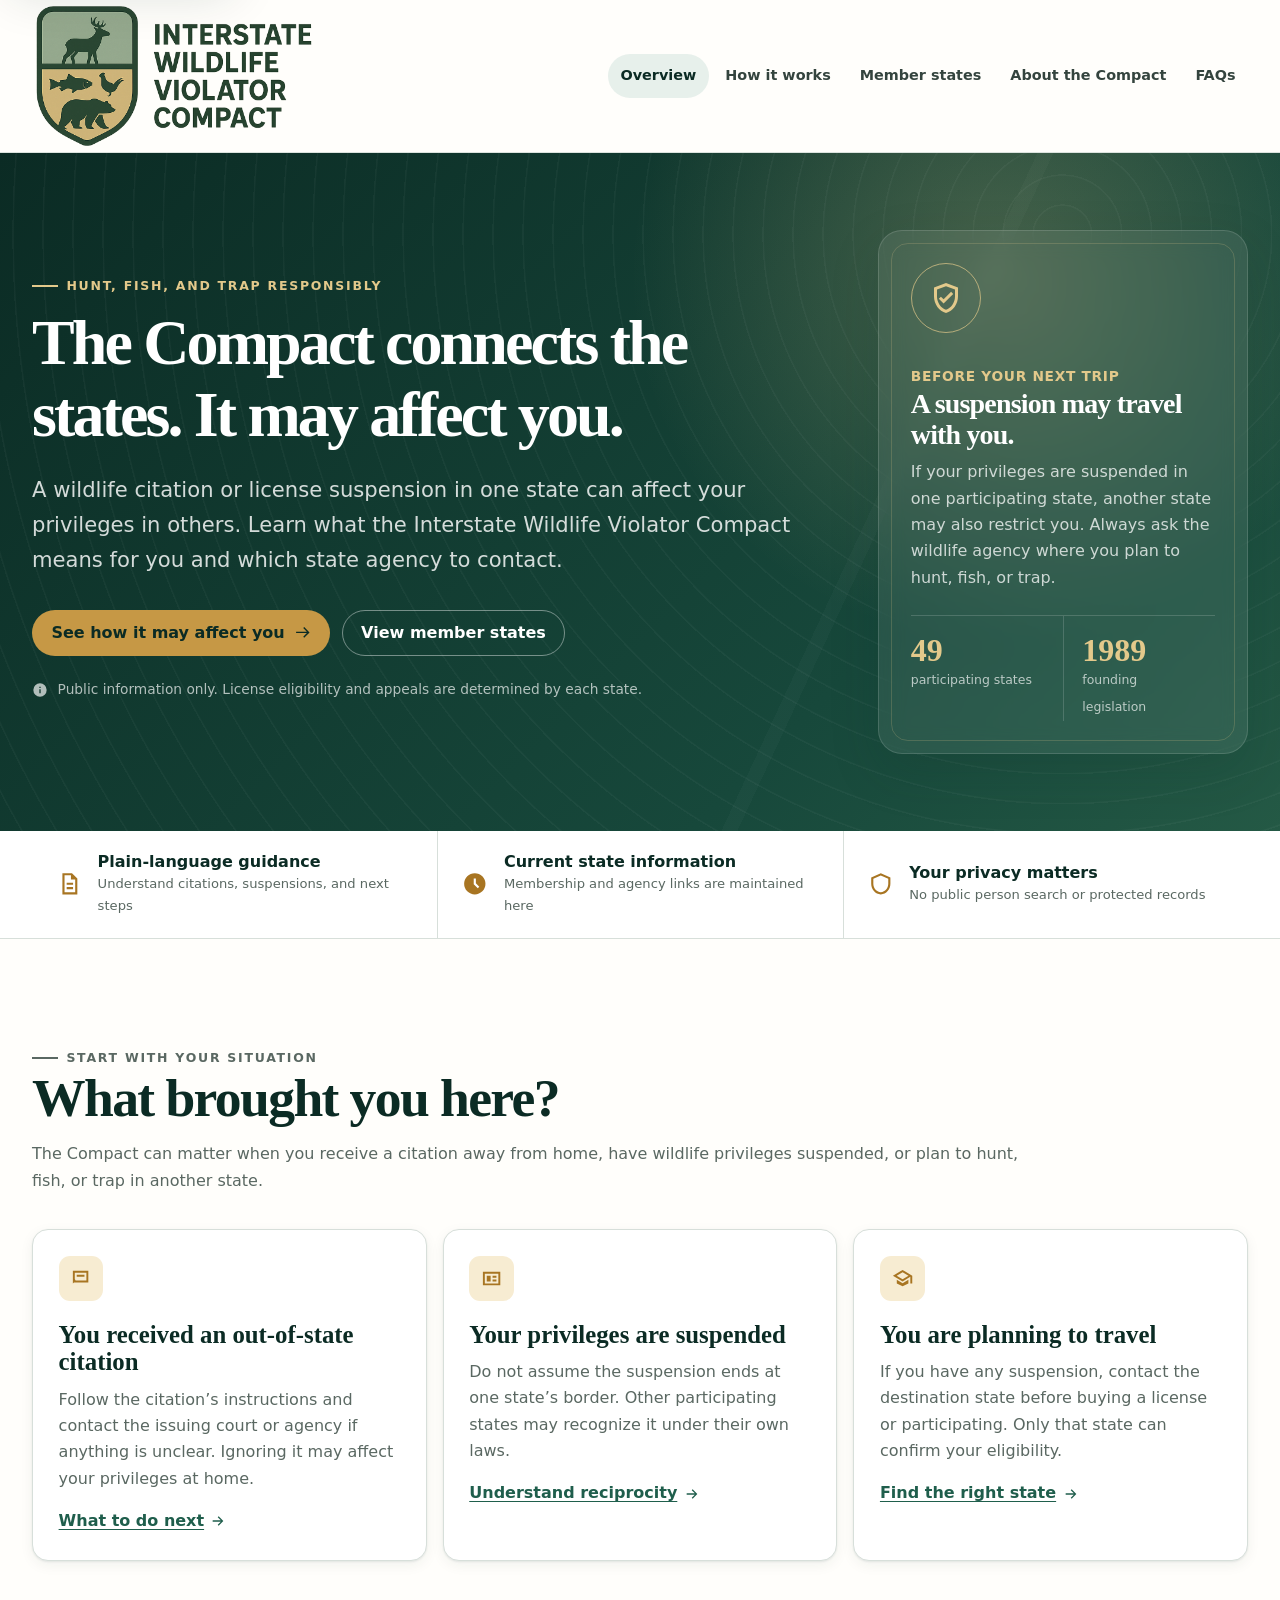
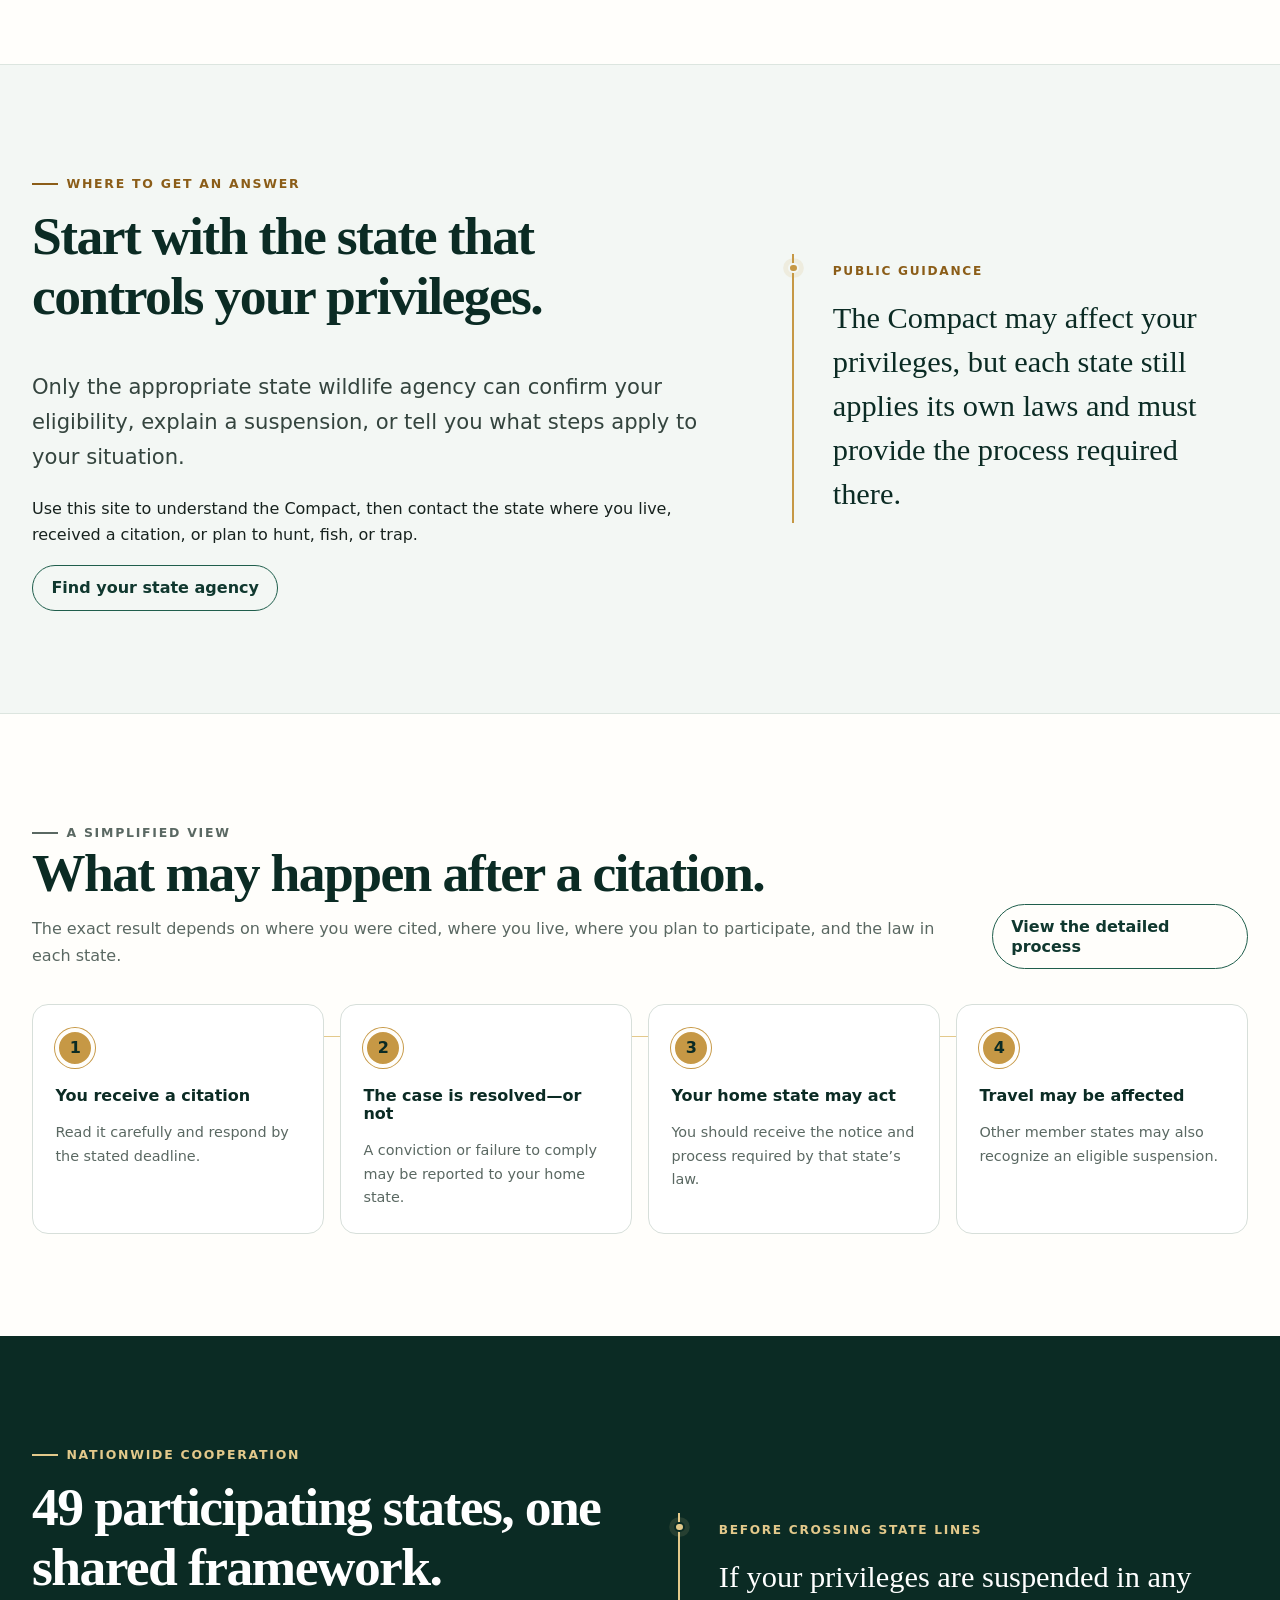
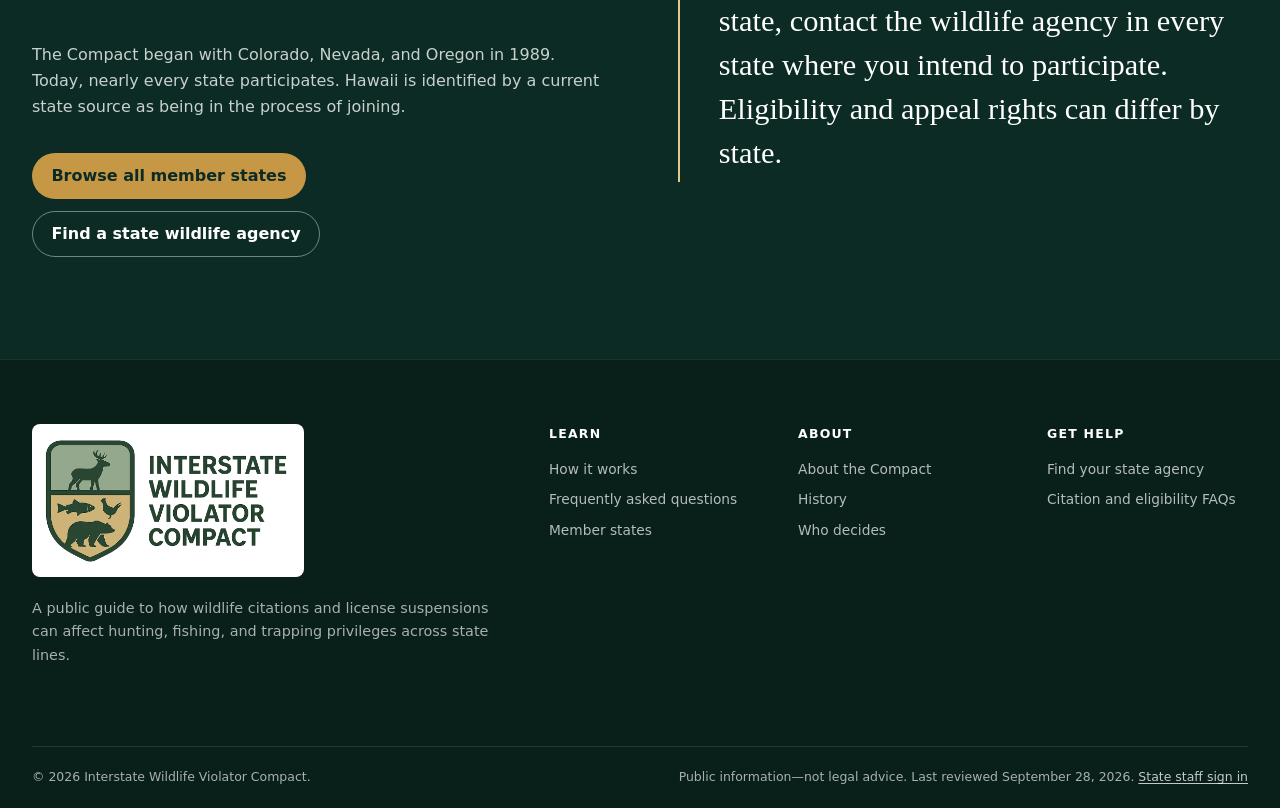
<file: site/index.html>
<!doctype html>
<html lang="en">
<head>
  <meta charset="utf-8">
  <meta name="viewport" content="width=device-width, initial-scale=1">
  <meta name="description" content="Understand how the Interstate Wildlife Violator Compact may affect your hunting, fishing, or trapping privileges, and find the state agency that can answer your question.">
  <title>Interstate Wildlife Violator Compact</title>
  <link rel="icon" href="assets/favicon.png">
  <link rel="stylesheet" href="assets/site.css">
  <script src="assets/site.js" defer></script>
</head>
<body>
  <a class="skip-link" href="#main">Skip to main content</a>

  <header class="site-header">
    <div class="container header-inner">
      <a class="brand" href="index.html" aria-label="Interstate Wildlife Violator Compact home">
        <img src="assets/iwvc-logo.png" alt="Interstate Wildlife Violator Compact">
      </a>
      <button class="nav-toggle" type="button" aria-controls="site-nav" aria-expanded="false" data-nav-toggle>
        <span class="visually-hidden">Open navigation</span>
        <svg viewBox="0 0 24 24" aria-hidden="true"><path fill="currentColor" d="M4 6h16v2H4V6Zm0 5h16v2H4v-2Zm0 5h16v2H4v-2Z"/></svg>
      </button>
      <nav class="site-nav" id="site-nav" aria-label="Primary navigation" data-site-nav>
        <a href="index.html" aria-current="page">Overview</a>
        <a href="how-it-works.html">How it works</a>
        <a href="member-states.html">Member states</a>
        <a href="governance.html">About the Compact</a>
        <a href="faq.html">FAQs</a>
      </nav>
    </div>
  </header>

  <main id="main">
    <section class="hero">
      <div class="container hero-inner">
        <div>
          <p class="eyebrow">Hunt, fish, and trap responsibly</p>
          <h1>The Compact connects the states. It may affect you.</h1>
          <p class="lead">A wildlife citation or license suspension in one state can affect your privileges in others. Learn what the Interstate Wildlife Violator Compact means for you and which state agency to contact.</p>
          <div class="hero-actions">
            <a class="button button-gold" href="how-it-works.html">See how it may affect you
              <svg viewBox="0 0 24 24" aria-hidden="true"><path fill="currentColor" d="m13.2 5.8 1.4-1.4 7.6 7.6-7.6 7.6-1.4-1.4 5.2-5.2H3v-2h15.4l-5.2-5.2Z"/></svg>
            </a>
            <a class="button button-ghost" href="member-states.html">View member states</a>
          </div>
          <p class="hero-note">
            <svg viewBox="0 0 24 24" aria-hidden="true"><path fill="currentColor" d="M12 2a10 10 0 1 0 0 20 10 10 0 0 0 0-20Zm1 15h-2v-6h2v6Zm0-8h-2V7h2v2Z"/></svg>
            Public information only. License eligibility and appeals are determined by each state.
          </p>
        </div>

        <aside class="hero-panel" aria-label="Compact at a glance">
          <div class="seal">
            <svg viewBox="0 0 24 24" aria-hidden="true"><path fill="currentColor" d="M12 2 4 5v6c0 5.05 3.41 9.74 8 11 4.59-1.26 8-5.95 8-11V5l-8-3Zm0 2.13 6 2.25V11c0 3.88-2.52 7.77-6 8.89C8.52 18.77 6 14.88 6 11V6.38l6-2.25ZM8.6 11.1l-1.4 1.4 3.2 3.2 6.4-6.4-1.4-1.4-5 5-1.8-1.8Z"/></svg>
          </div>
          <p class="kicker" style="color: var(--gold-300)">Before your next trip</p>
          <h2>A suspension may travel with you.</h2>
          <p>If your privileges are suspended in one participating state, another state may also restrict you. Always ask the wildlife agency where you plan to hunt, fish, or trap.</p>
          <div class="mini-stats">
            <div class="mini-stat"><strong>49</strong><span>participating states</span></div>
            <div class="mini-stat"><strong>1989</strong><span>founding legislation</span></div>
          </div>
        </aside>
      </div>
    </section>

    <section class="trust-strip" aria-label="Information standards">
      <div class="container trust-grid">
        <div class="trust-item">
          <svg viewBox="0 0 24 24" aria-hidden="true"><path fill="currentColor" d="M6 2h9l5 5v15H6V2Zm2 2v16h10V8h-4V4H8Zm2 7h6v2h-6v-2Zm0 4h6v2h-6v-2Z"/></svg>
          <div><strong>Plain-language guidance</strong><span>Understand citations, suspensions, and next steps</span></div>
        </div>
        <div class="trust-item">
          <svg viewBox="0 0 24 24" aria-hidden="true"><path fill="currentColor" d="M12 2a10 10 0 1 0 0 20 10 10 0 0 0 0-20Zm1 5v4.59l3.2 3.2-1.41 1.42L11 12.41V7h2Z"/></svg>
          <div><strong>Current state information</strong><span>Membership and agency links are maintained here</span></div>
        </div>
        <div class="trust-item">
          <svg viewBox="0 0 24 24" aria-hidden="true"><path fill="currentColor" d="M12 2 3 6v6c0 5.25 3.84 9.74 9 10 5.16-.26 9-4.75 9-10V6l-9-4Zm0 2.18L19 7.3V12c0 4.08-2.85 7.52-7 7.97C7.85 19.52 5 16.08 5 12V7.3l7-3.12Z"/></svg>
          <div><strong>Your privacy matters</strong><span>No public person search or protected records</span></div>
        </div>
      </div>
    </section>

    <section class="section">
      <div class="container">
        <div class="section-head">
          <div>
            <p class="eyebrow">Start with your situation</p>
            <h2>What brought you here?</h2>
            <p>The Compact can matter when you receive a citation away from home, have wildlife privileges suspended, or plan to hunt, fish, or trap in another state.</p>
          </div>
        </div>

        <div class="card-grid">
          <article class="card">
            <div class="card-icon"><svg viewBox="0 0 24 24" aria-hidden="true"><path fill="currentColor" d="M4 4h16v12H5.17L4 17.17V4Zm2 2v6.34L6.83 14H18V6H6Zm2 2h8v2H8V8Z"/></svg></div>
            <h3>You received an out-of-state citation</h3>
            <p>Follow the citation’s instructions and contact the issuing court or agency if anything is unclear. Ignoring it may affect your privileges at home.</p>
            <a class="text-link" href="how-it-works.html#citation-process">What to do next <svg viewBox="0 0 24 24" aria-hidden="true"><path fill="currentColor" d="m13 5 7 7-7 7-1.4-1.4 4.6-4.6H4v-2h12.2l-4.6-4.6L13 5Z"/></svg></a>
          </article>
          <article class="card">
            <div class="card-icon"><svg viewBox="0 0 24 24" aria-hidden="true"><path fill="currentColor" d="M3 5h18v14H3V5Zm2 2v10h14V7H5Zm2 2h4v6H7V9Zm6 0h4v2h-4V9Zm0 4h4v2h-4v-2Z"/></svg></div>
            <h3>Your privileges are suspended</h3>
            <p>Do not assume the suspension ends at one state’s border. Other participating states may recognize it under their own laws.</p>
            <a class="text-link" href="how-it-works.html#reciprocity">Understand reciprocity <svg viewBox="0 0 24 24" aria-hidden="true"><path fill="currentColor" d="m13 5 7 7-7 7-1.4-1.4 4.6-4.6H4v-2h12.2l-4.6-4.6L13 5Z"/></svg></a>
          </article>
          <article class="card">
            <div class="card-icon"><svg viewBox="0 0 24 24" aria-hidden="true"><path fill="currentColor" d="M12 3 2 9l10 6 8-4.8V17h2V9L12 3Zm0 2.33L18.11 9 12 12.67 5.89 9 12 5.33ZM6 13.2V17l6 3 6-3v-3.8l-6 3.6-6-3.6Z"/></svg></div>
            <h3>You are planning to travel</h3>
            <p>If you have any suspension, contact the destination state before buying a license or participating. Only that state can confirm your eligibility.</p>
            <a class="text-link" href="member-states.html">Find the right state <svg viewBox="0 0 24 24" aria-hidden="true"><path fill="currentColor" d="m13 5 7 7-7 7-1.4-1.4 4.6-4.6H4v-2h12.2l-4.6-4.6L13 5Z"/></svg></a>
          </article>
        </div>
      </div>
    </section>

    <section class="section section-tint">
      <div class="container split split-wide">
        <div>
          <p class="eyebrow">Where to get an answer</p>
          <h2>Start with the state that controls your privileges.</h2>
          <p class="lead">Only the appropriate state wildlife agency can confirm your eligibility, explain a suspension, or tell you what steps apply to your situation.</p>
          <p>Use this site to understand the Compact, then contact the state where you live, received a citation, or plan to hunt, fish, or trap.</p>
          <a class="button button-outline" href="member-states.html">Find your state agency</a>
        </div>
        <aside class="travel-guidance travel-guidance-light">
          <p class="travel-guidance-label">Public guidance</p>
          <p class="travel-guidance-text">The Compact may affect your privileges, but each state still applies its own laws and must provide the process required there.</p>
        </aside>
      </div>
    </section>

    <section class="section">
      <div class="container">
        <div class="section-head">
          <div>
            <p class="eyebrow">A simplified view</p>
            <h2>What may happen after a citation.</h2>
            <p>The exact result depends on where you were cited, where you live, where you plan to participate, and the law in each state.</p>
          </div>
          <a class="button button-outline" href="how-it-works.html">View the detailed process</a>
        </div>
        <div class="process">
          <article class="process-step"><div class="step-number">1</div><h3>You receive a citation</h3><p>Read it carefully and respond by the stated deadline.</p></article>
          <article class="process-step"><div class="step-number">2</div><h3>The case is resolved—or not</h3><p>A conviction or failure to comply may be reported to your home state.</p></article>
          <article class="process-step"><div class="step-number">3</div><h3>Your home state may act</h3><p>You should receive the notice and process required by that state’s law.</p></article>
          <article class="process-step"><div class="step-number">4</div><h3>Travel may be affected</h3><p>Other member states may also recognize an eligible suspension.</p></article>
        </div>
      </div>
    </section>

    <section class="section section-dark">
      <div class="container split">
        <div>
          <p class="eyebrow" style="color: var(--gold-300)">Nationwide cooperation</p>
          <h2>49 participating states, one shared framework.</h2>
          <p>The Compact began with Colorado, Nevada, and Oregon in 1989. Today, nearly every state participates. Hawaii is identified by a current state source as being in the process of joining.</p>
          <div class="hero-actions">
            <a class="button button-gold" href="member-states.html">Browse all member states</a>
            <a class="button button-ghost" href="member-states.html#agency-directory">Find a state wildlife agency</a>
          </div>
        </div>
        <aside class="travel-guidance">
          <p class="travel-guidance-label">Before crossing state lines</p>
          <p class="travel-guidance-text">If your privileges are suspended in any state, contact the wildlife agency in every state where you intend to participate. Eligibility and appeal rights can differ by state.</p>
        </aside>
      </div>
    </section>

  </main>

  <footer class="site-footer">
    <div class="container footer-main">
      <div class="footer-brand">
        <img src="assets/iwvc-logo.png" alt="Interstate Wildlife Violator Compact">
        <p>A public guide to how wildlife citations and license suspensions can affect hunting, fishing, and trapping privileges across state lines.</p>
      </div>
      <div class="footer-column"><strong>Learn</strong><a href="how-it-works.html">How it works</a><a href="faq.html">Frequently asked questions</a><a href="member-states.html">Member states</a></div>
      <div class="footer-column"><strong>About</strong><a href="governance.html">About the Compact</a><a href="governance.html#history">History</a><a href="governance.html#responsibility">Who decides</a></div>
      <div class="footer-column"><strong>Get help</strong><a href="member-states.html#agency-directory">Find your state agency</a><a href="faq.html">Citation and eligibility FAQs</a></div>
    </div>
    <div class="container footer-bottom">
      <p>&copy; <span data-current-year>2026</span> Interstate Wildlife Violator Compact.</p>
      <p>Public information—not legal advice. Last reviewed September 28, 2026. <a href="/login.aspx">State staff sign in</a></p>
    </div>
  </footer>
</body>
</html>
</file>
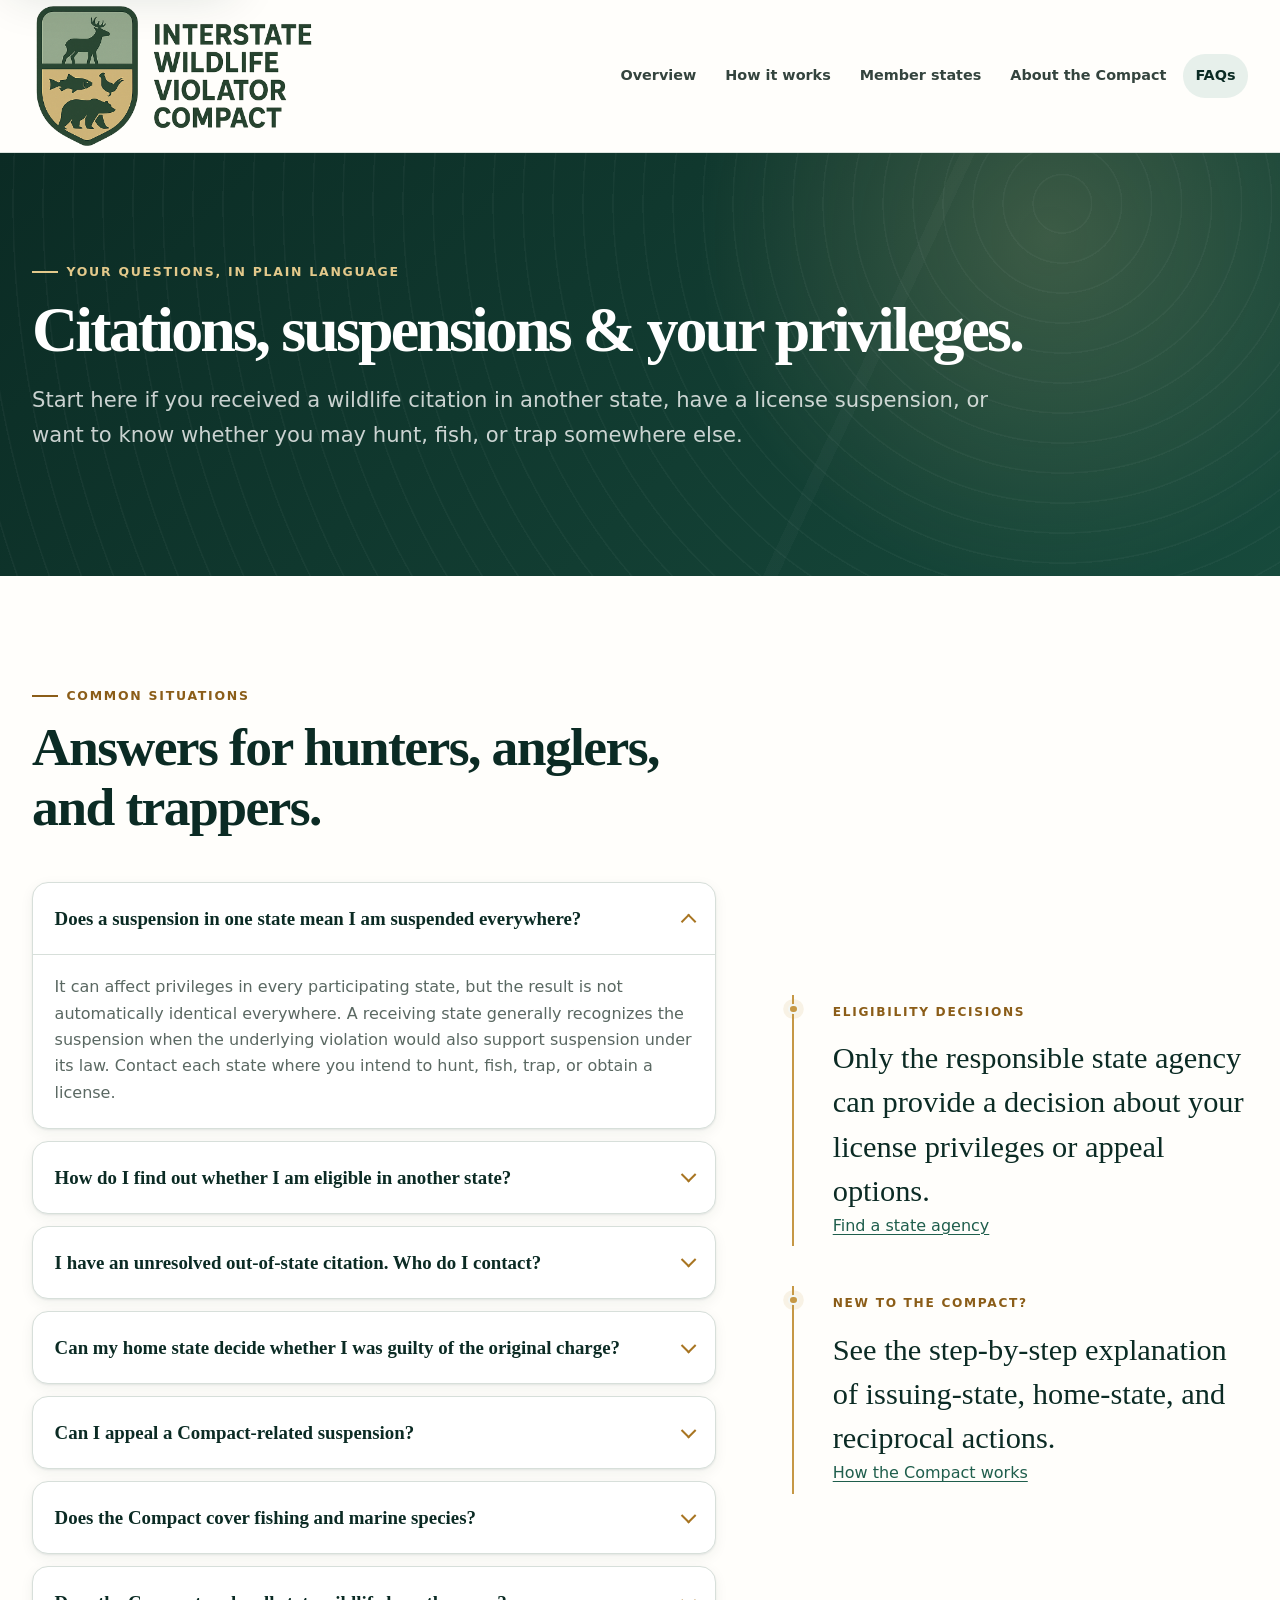
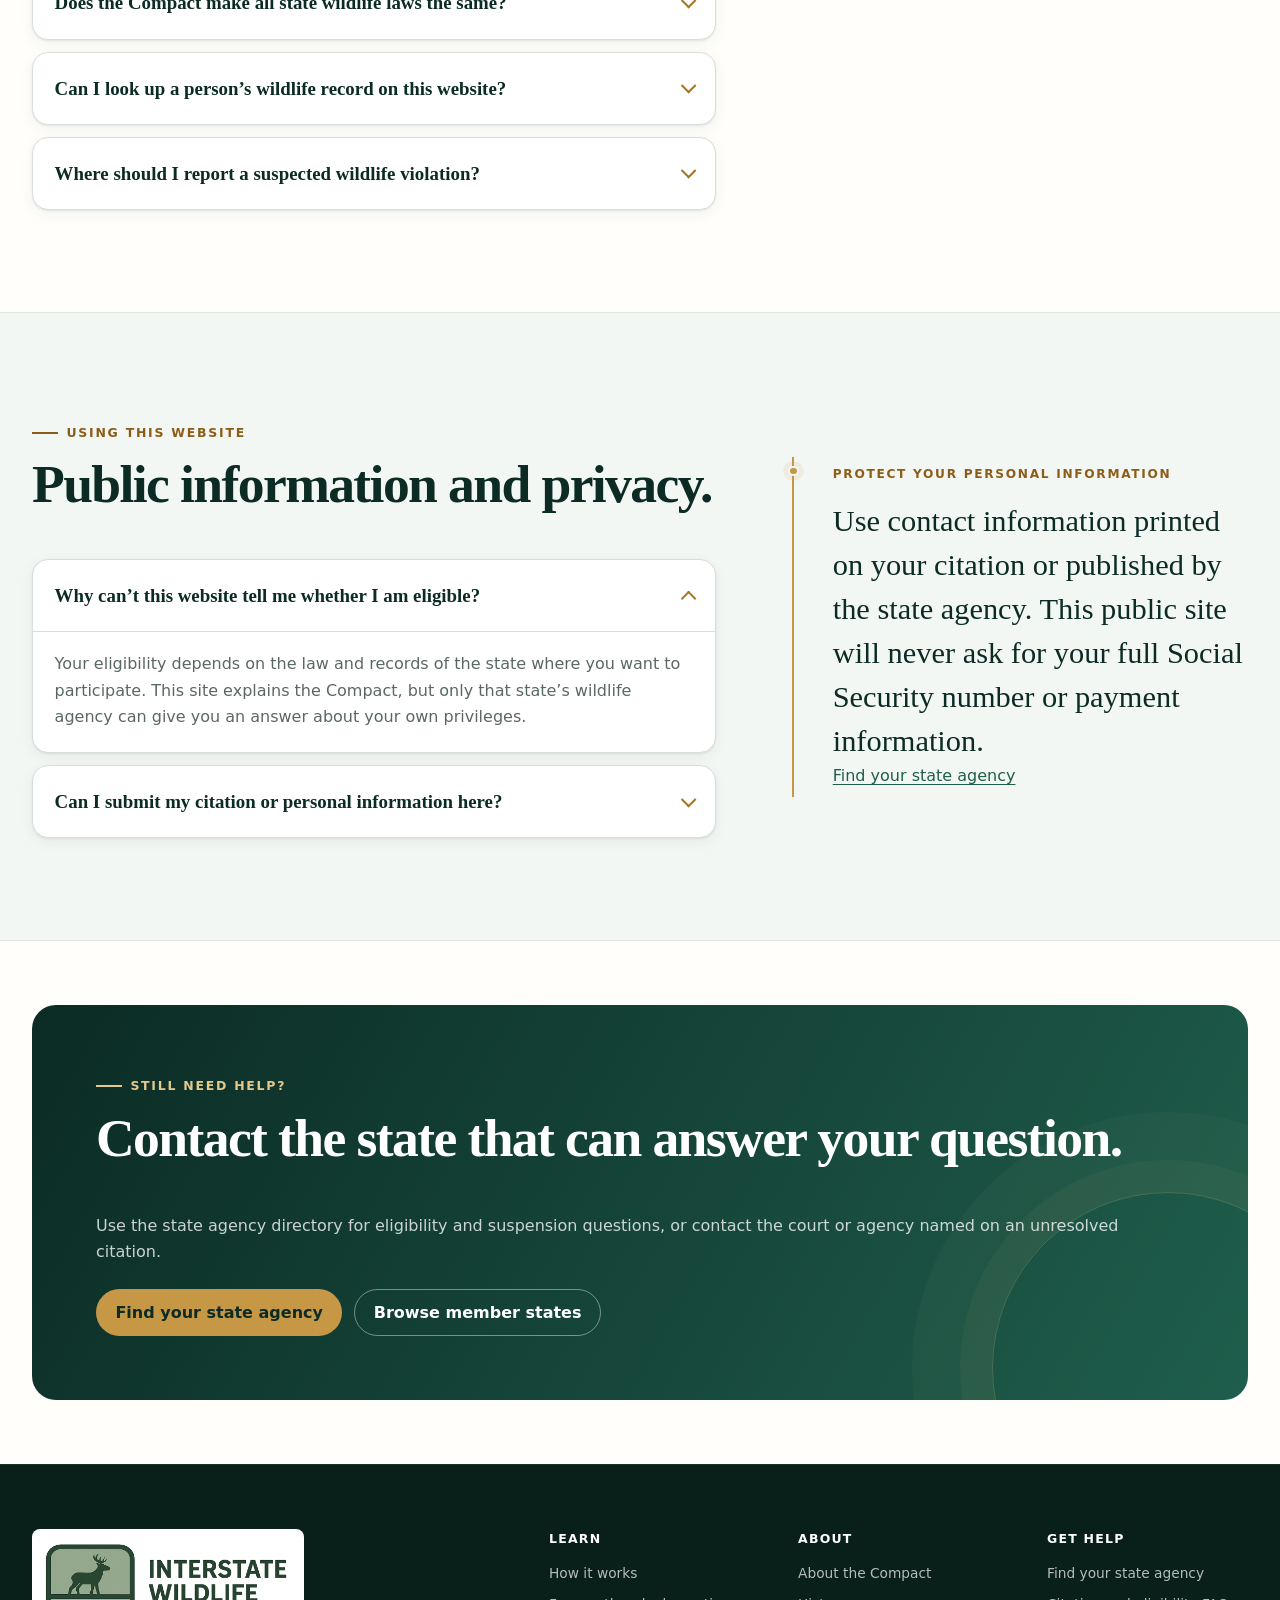
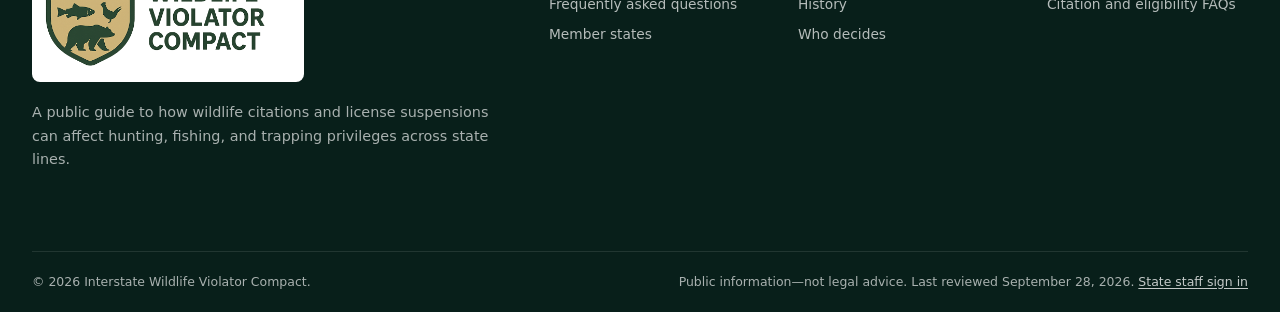
<file: site/faq.html>
<!doctype html>
<html lang="en">
<head>
  <meta charset="utf-8"><meta name="viewport" content="width=device-width, initial-scale=1">
  <meta name="description" content="Answers for hunters, anglers, trappers, and people dealing with an out-of-state wildlife citation or license suspension under the Interstate Wildlife Violator Compact.">
  <title>Frequently Asked Questions | Interstate Wildlife Violator Compact</title>
  <link rel="icon" href="assets/favicon.png"><link rel="stylesheet" href="assets/site.css"><script src="assets/site.js" defer></script>
</head>
<body>
  <a class="skip-link" href="#main">Skip to main content</a>
  <header class="site-header"><div class="container header-inner">
    <a class="brand" href="index.html" aria-label="Interstate Wildlife Violator Compact home"><img src="assets/iwvc-logo.png" alt="Interstate Wildlife Violator Compact"></a>
    <button class="nav-toggle" type="button" aria-controls="site-nav" aria-expanded="false" data-nav-toggle><span class="visually-hidden">Open navigation</span><svg viewBox="0 0 24 24" aria-hidden="true"><path fill="currentColor" d="M4 6h16v2H4V6Zm0 5h16v2H4v-2Zm0 5h16v2H4v-2Z"/></svg></button>
    <nav class="site-nav" id="site-nav" aria-label="Primary navigation" data-site-nav>
      <a href="index.html">Overview</a><a href="how-it-works.html">How it works</a><a href="member-states.html">Member states</a><a href="governance.html">About the Compact</a><a href="faq.html" aria-current="page">FAQs</a>
    </nav>
  </div></header>

  <main id="main">
    <section class="page-hero"><div class="container page-hero-inner">
      <p class="eyebrow" style="color: var(--gold-300)">Your questions, in plain language</p>
      <h1>Citations, suspensions &amp; your privileges.</h1>
      <p class="lead">Start here if you received a wildlife citation in another state, have a license suspension, or want to know whether you may hunt, fish, or trap somewhere else.</p>
    </div></section>

    <section class="section">
      <div class="container split split-wide">
        <div>
          <p class="eyebrow">Common situations</p>
          <h2>Answers for hunters, anglers, and trappers.</h2>
          <div class="faq-list">
            <details open>
              <summary>Does a suspension in one state mean I am suspended everywhere?</summary>
              <div class="faq-answer"><p>It can affect privileges in every participating state, but the result is not automatically identical everywhere. A receiving state generally recognizes the suspension when the underlying violation would also support suspension under its law. Contact each state where you intend to hunt, fish, trap, or obtain a license.</p></div>
            </details>
            <details>
              <summary>How do I find out whether I am eligible in another state?</summary>
              <div class="faq-answer"><p>Ask that state’s fish and wildlife agency directly before applying for a license or participating. Use the <a href="member-states.html#agency-directory">state agency directory</a> to open its official website.</p></div>
            </details>
            <details>
              <summary>I have an unresolved out-of-state citation. Who do I contact?</summary>
              <div class="faq-answer"><p>Contact the court or agency in the state that issued the citation. That issuing authority determines whether the citation has been satisfied and provides acceptable evidence of compliance. Keep copies of official court or agency documentation.</p></div>
            </details>
            <details>
              <summary>Can my home state decide whether I was guilty of the original charge?</summary>
              <div class="faq-answer"><p>The original case belongs in the issuing state. A home-state administrative review typically addresses whether the Compact-related action is properly applied under the home state’s law, not guilt or innocence on the original wildlife charge.</p></div>
            </details>
            <details>
              <summary>Can I appeal a Compact-related suspension?</summary>
              <div class="faq-answer"><p>Due-process and appeal procedures are governed by the law of the state taking the action. Read the notice you received and contact the named agency promptly; deadlines may apply.</p></div>
            </details>
            <details>
              <summary>Does the Compact cover fishing and marine species?</summary>
              <div class="faq-answer"><p>It can. The Compact definition of wildlife is broad and may include fish, mollusks, crustaceans, reptiles, amphibians, birds, and mammals. The controlling question is how the relevant state defines and regulates the species and privilege.</p></div>
            </details>
            <details>
              <summary>Does the Compact make all state wildlife laws the same?</summary>
              <div class="faq-answer"><p>No. States retain their own wildlife laws, licensing rules, suspension criteria, notice procedures, and appeal rights. The Compact provides communication, fair citation handling, and reciprocal recognition—not one national wildlife code.</p></div>
            </details>
            <details>
              <summary>Can I look up a person’s wildlife record on this website?</summary>
              <div class="faq-answer"><p>No. This website does not provide a public person search or expose protected personal records. If you need information about your own privileges, contact the relevant state wildlife agency.</p></div>
            </details>
            <details>
              <summary>Where should I report a suspected wildlife violation?</summary>
              <div class="faq-answer"><p>Use the wildlife crime reporting service, conservation officer contact, or law-enforcement channel for the state where the suspected violation occurred. This public site does not accept violation reports.</p></div>
            </details>
          </div>
        </div>

        <aside class="guidance-stack">
          <div class="travel-guidance travel-guidance-light">
            <p class="travel-guidance-label">Eligibility decisions</p>
            <p class="travel-guidance-text">Only the responsible state agency can provide a decision about your license privileges or appeal options.</p>
            <a class="text-link" href="member-states.html#agency-directory">Find a state agency</a>
          </div>
          <div class="travel-guidance travel-guidance-light">
            <p class="travel-guidance-label">New to the Compact?</p>
            <p class="travel-guidance-text">See the step-by-step explanation of issuing-state, home-state, and reciprocal actions.</p>
            <a class="text-link" href="how-it-works.html">How the Compact works</a>
          </div>
        </aside>
      </div>
    </section>

    <section class="section section-tint" id="using-this-site">
      <div class="container split split-wide">
        <div>
          <p class="eyebrow">Using this website</p>
          <h2>Public information and privacy.</h2>
          <div class="faq-list">
            <details open>
              <summary>Why can’t this website tell me whether I am eligible?</summary>
              <div class="faq-answer"><p>Your eligibility depends on the law and records of the state where you want to participate. This site explains the Compact, but only that state’s wildlife agency can give you an answer about your own privileges.</p></div>
            </details>
            <details>
              <summary>Can I submit my citation or personal information here?</summary>
              <div class="faq-answer"><p>No. Do not send a citation, Social Security number, driver’s license number, password, or security code through a public website or ordinary email. Contact the court or agency named on your notice using its published contact information.</p></div>
            </details>
          </div>
        </div>
        <aside class="travel-guidance travel-guidance-light">
          <p class="travel-guidance-label">Protect your personal information</p>
          <p class="travel-guidance-text">Use contact information printed on your citation or published by the state agency. This public site will never ask for your full Social Security number or payment information.</p>
          <a class="text-link" href="member-states.html#agency-directory">Find your state agency</a>
        </aside>
      </div>
    </section>

    <section class="section-sm"><div class="container cta-band"><p class="eyebrow" style="color: var(--gold-300)">Still need help?</p><h2>Contact the state that can answer your question.</h2><p>Use the state agency directory for eligibility and suspension questions, or contact the court or agency named on an unresolved citation.</p><div class="cta-actions"><a class="button button-gold" href="member-states.html#agency-directory">Find your state agency</a><a class="button button-ghost" href="member-states.html">Browse member states</a></div></div></section>
  </main>

  <footer class="site-footer"><div class="container footer-main">
    <div class="footer-brand"><img src="assets/iwvc-logo.png" alt="Interstate Wildlife Violator Compact"><p>A public guide to how wildlife citations and license suspensions can affect hunting, fishing, and trapping privileges across state lines.</p></div>
    <div class="footer-column"><strong>Learn</strong><a href="how-it-works.html">How it works</a><a href="faq.html">Frequently asked questions</a><a href="member-states.html">Member states</a></div>
    <div class="footer-column"><strong>About</strong><a href="governance.html">About the Compact</a><a href="governance.html#history">History</a><a href="governance.html#responsibility">Who decides</a></div>
    <div class="footer-column"><strong>Get help</strong><a href="member-states.html#agency-directory">Find your state agency</a><a href="faq.html">Citation and eligibility FAQs</a></div>
  </div><div class="container footer-bottom"><p>&copy; <span data-current-year>2026</span> Interstate Wildlife Violator Compact.</p><p>Public information—not legal advice. Last reviewed September 28, 2026. <a href="/login.aspx">State staff sign in</a></p></div></footer>
</body>
</html>
</file>
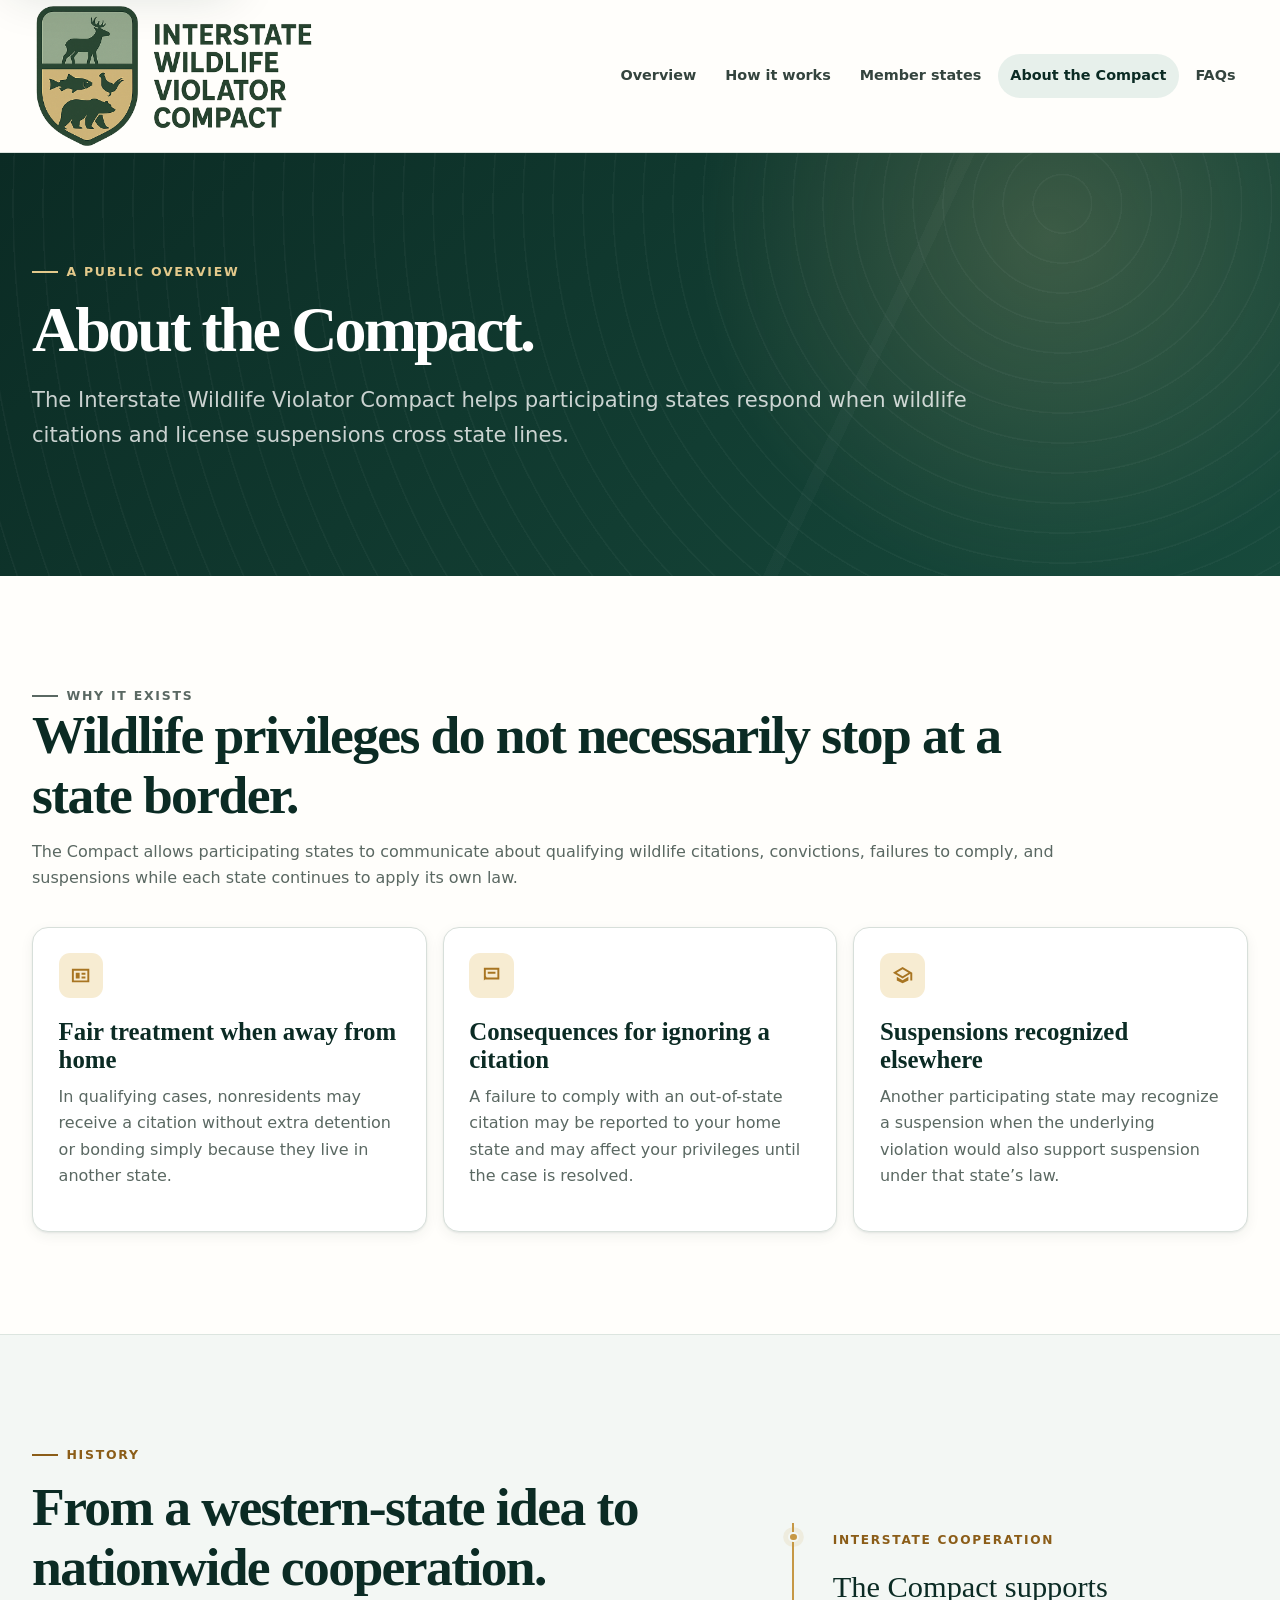
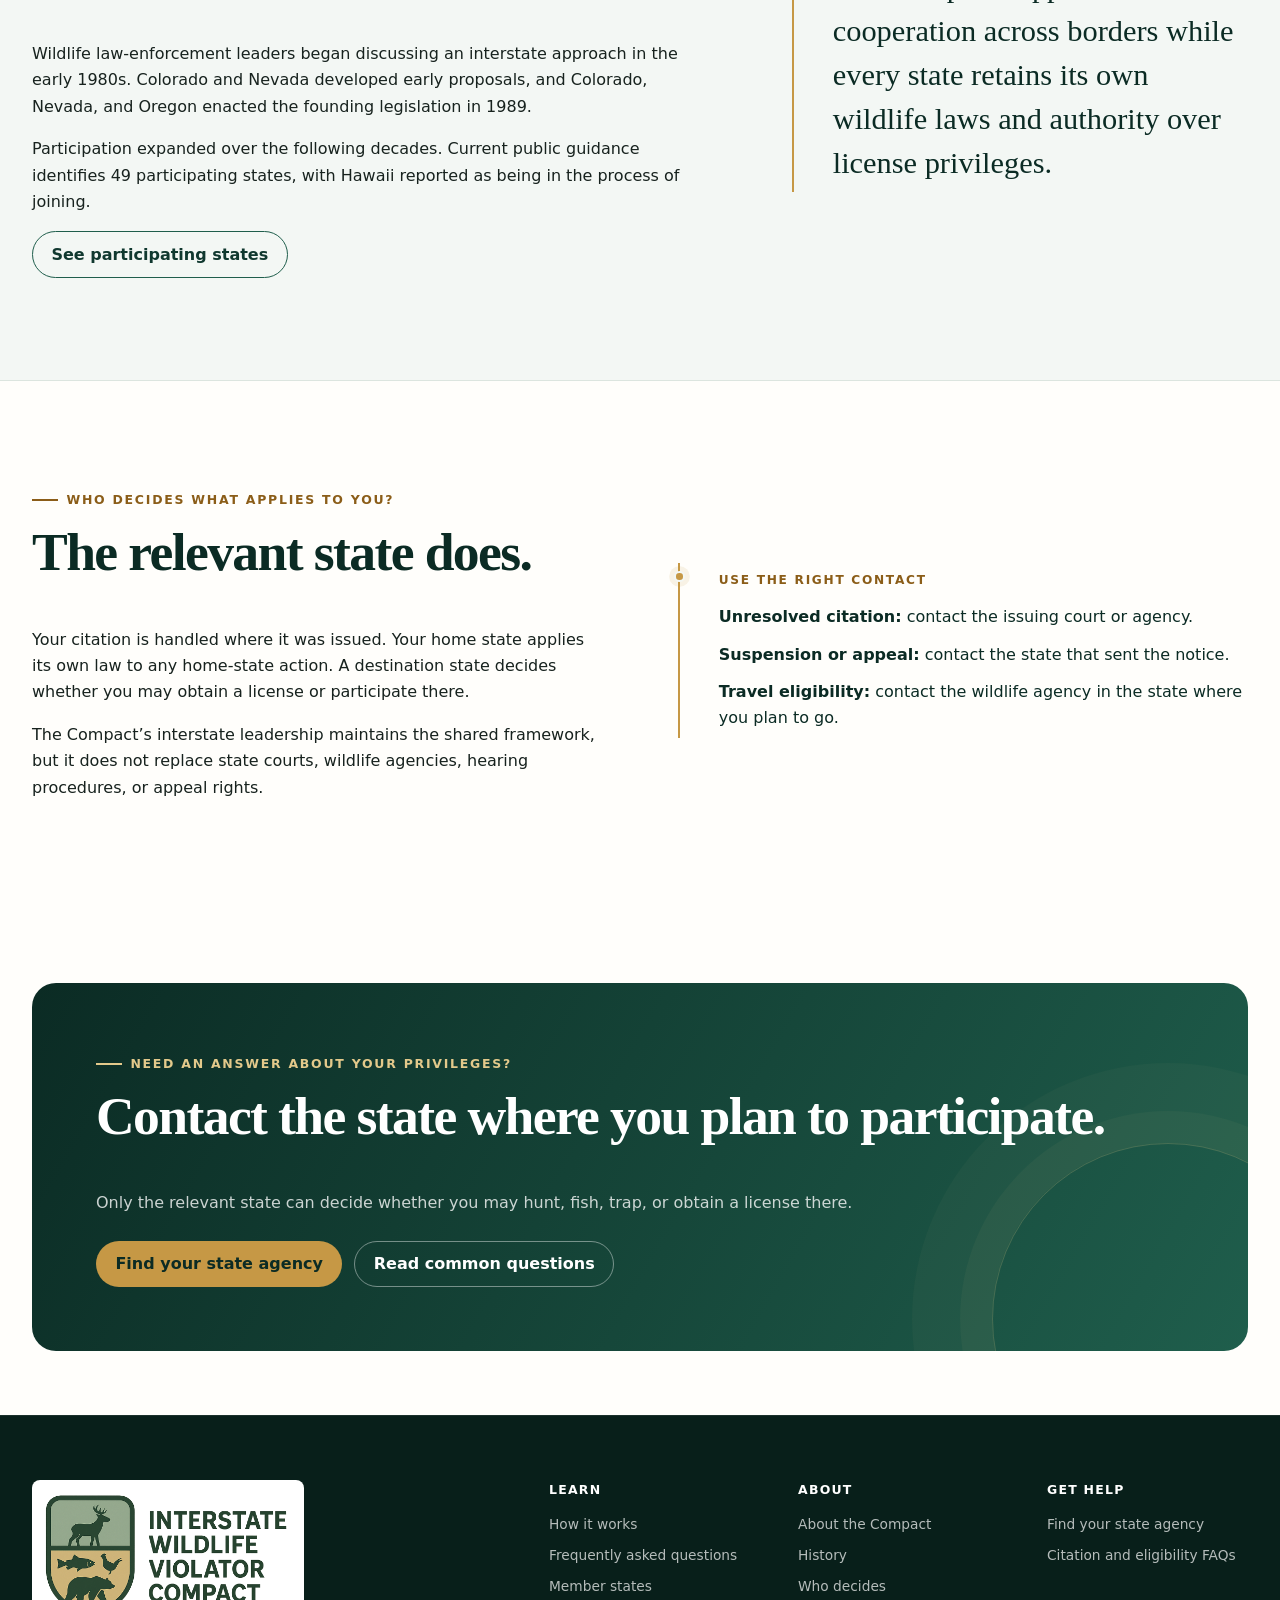
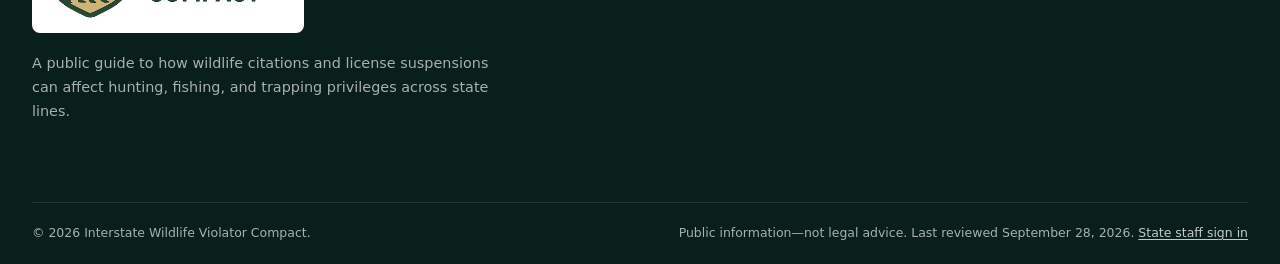
<file: site/governance.html>
<!doctype html>
<html lang="en">
<head>
  <meta charset="utf-8"><meta name="viewport" content="width=device-width, initial-scale=1">
  <meta name="description" content="A public overview of the Interstate Wildlife Violator Compact, its history, participating-state responsibilities, and where to get help with your wildlife privileges.">
  <title>About the Compact | Interstate Wildlife Violator Compact</title>
  <link rel="icon" href="assets/favicon.png"><link rel="stylesheet" href="assets/site.css"><script src="assets/site.js" defer></script>
</head>
<body>
  <a class="skip-link" href="#main">Skip to main content</a>
  <header class="site-header"><div class="container header-inner">
    <a class="brand" href="index.html" aria-label="Interstate Wildlife Violator Compact home"><img src="assets/iwvc-logo.png" alt="Interstate Wildlife Violator Compact"></a>
    <button class="nav-toggle" type="button" aria-controls="site-nav" aria-expanded="false" data-nav-toggle><span class="visually-hidden">Open navigation</span><svg viewBox="0 0 24 24" aria-hidden="true"><path fill="currentColor" d="M4 6h16v2H4V6Zm0 5h16v2H4v-2Zm0 5h16v2H4v-2Z"/></svg></button>
    <nav class="site-nav" id="site-nav" aria-label="Primary navigation" data-site-nav>
      <a href="index.html">Overview</a><a href="how-it-works.html">How it works</a><a href="member-states.html">Member states</a><a href="governance.html" aria-current="page">About the Compact</a><a href="faq.html">FAQs</a>
    </nav>
  </div></header>

  <main id="main">
    <section class="page-hero"><div class="container page-hero-inner">
      <p class="eyebrow" style="color: var(--gold-300)">A public overview</p>
      <h1>About the Compact.</h1>
      <p class="lead">The Interstate Wildlife Violator Compact helps participating states respond when wildlife citations and license suspensions cross state lines.</p>
    </div></section>

    <section class="section">
      <div class="container">
        <div class="section-head"><div>
          <p class="eyebrow">Why it exists</p>
          <h2>Wildlife privileges do not necessarily stop at a state border.</h2>
          <p>The Compact allows participating states to communicate about qualifying wildlife citations, convictions, failures to comply, and suspensions while each state continues to apply its own law.</p>
        </div></div>
        <div class="card-grid">
          <article class="card"><div class="card-icon"><svg viewBox="0 0 24 24" aria-hidden="true"><path fill="currentColor" d="M3 5h18v14H3V5Zm2 2v10h14V7H5Zm2 2h4v6H7V9Zm6 0h4v2h-4V9Zm0 4h4v2h-4v-2Z"/></svg></div><h3>Fair treatment when away from home</h3><p>In qualifying cases, nonresidents may receive a citation without extra detention or bonding simply because they live in another state.</p></article>
          <article class="card"><div class="card-icon"><svg viewBox="0 0 24 24" aria-hidden="true"><path fill="currentColor" d="M4 4h16v12H5.17L4 17.17V4Zm2 2v6.34L6.83 14H18V6H6Zm2 2h8v2H8V8Z"/></svg></div><h3>Consequences for ignoring a citation</h3><p>A failure to comply with an out-of-state citation may be reported to your home state and may affect your privileges until the case is resolved.</p></article>
          <article class="card"><div class="card-icon"><svg viewBox="0 0 24 24" aria-hidden="true"><path fill="currentColor" d="M12 3 2 9l10 6 8-4.8V17h2V9L12 3Zm0 2.33L18.11 9 12 12.67 5.89 9 12 5.33ZM6 13.2V17l6 3 6-3v-3.8l-6 3.6-6-3.6Z"/></svg></div><h3>Suspensions recognized elsewhere</h3><p>Another participating state may recognize a suspension when the underlying violation would also support suspension under that state’s law.</p></article>
        </div>
      </div>
    </section>

    <section class="section section-tint" id="history"><div class="container split split-wide">
      <div>
        <p class="eyebrow">History</p>
        <h2>From a western-state idea to nationwide cooperation.</h2>
        <p>Wildlife law-enforcement leaders began discussing an interstate approach in the early 1980s. Colorado and Nevada developed early proposals, and Colorado, Nevada, and Oregon enacted the founding legislation in 1989.</p>
        <p>Participation expanded over the following decades. Current public guidance identifies 49 participating states, with Hawaii reported as being in the process of joining.</p>
        <a class="button button-outline" href="member-states.html">See participating states</a>
      </div>
      <aside class="travel-guidance travel-guidance-light"><p class="travel-guidance-label">Interstate cooperation</p><p class="travel-guidance-text">The Compact supports cooperation across borders while every state retains its own wildlife laws and authority over license privileges.</p></aside>
    </div></section>

    <section class="section" id="responsibility"><div class="container split">
      <div>
        <p class="eyebrow">Who decides what applies to you?</p>
        <h2>The relevant state does.</h2>
        <p>Your citation is handled where it was issued. Your home state applies its own law to any home-state action. A destination state decides whether you may obtain a license or participate there.</p>
        <p>The Compact’s interstate leadership maintains the shared framework, but it does not replace state courts, wildlife agencies, hearing procedures, or appeal rights.</p>
      </div>
      <aside class="travel-guidance travel-guidance-light">
        <p class="travel-guidance-label">Use the right contact</p>
        <div class="travel-guidance-text guidance-points">
          <p><strong>Unresolved citation:</strong> contact the issuing court or agency.</p>
          <p><strong>Suspension or appeal:</strong> contact the state that sent the notice.</p>
          <p><strong>Travel eligibility:</strong> contact the wildlife agency in the state where you plan to go.</p>
        </div>
      </aside>
    </div></section>

    <section class="section-sm"><div class="container cta-band"><p class="eyebrow" style="color: var(--gold-300)">Need an answer about your privileges?</p><h2>Contact the state where you plan to participate.</h2><p>Only the relevant state can decide whether you may hunt, fish, trap, or obtain a license there.</p><div class="cta-actions"><a class="button button-gold" href="member-states.html#agency-directory">Find your state agency</a><a class="button button-ghost" href="faq.html">Read common questions</a></div></div></section>
  </main>

  <footer class="site-footer"><div class="container footer-main">
    <div class="footer-brand"><img src="assets/iwvc-logo.png" alt="Interstate Wildlife Violator Compact"><p>A public guide to how wildlife citations and license suspensions can affect hunting, fishing, and trapping privileges across state lines.</p></div>
    <div class="footer-column"><strong>Learn</strong><a href="how-it-works.html">How it works</a><a href="faq.html">Frequently asked questions</a><a href="member-states.html">Member states</a></div>
    <div class="footer-column"><strong>About</strong><a href="governance.html">About the Compact</a><a href="governance.html#history">History</a><a href="governance.html#responsibility">Who decides</a></div>
    <div class="footer-column"><strong>Get help</strong><a href="member-states.html#agency-directory">Find your state agency</a><a href="faq.html">Citation and eligibility FAQs</a></div>
  </div><div class="container footer-bottom"><p>&copy; <span data-current-year>2026</span> Interstate Wildlife Violator Compact.</p><p>Public information—not legal advice. Last reviewed September 28, 2026. <a href="/login.aspx">State staff sign in</a></p></div></footer>
</body>
</html>
</file>
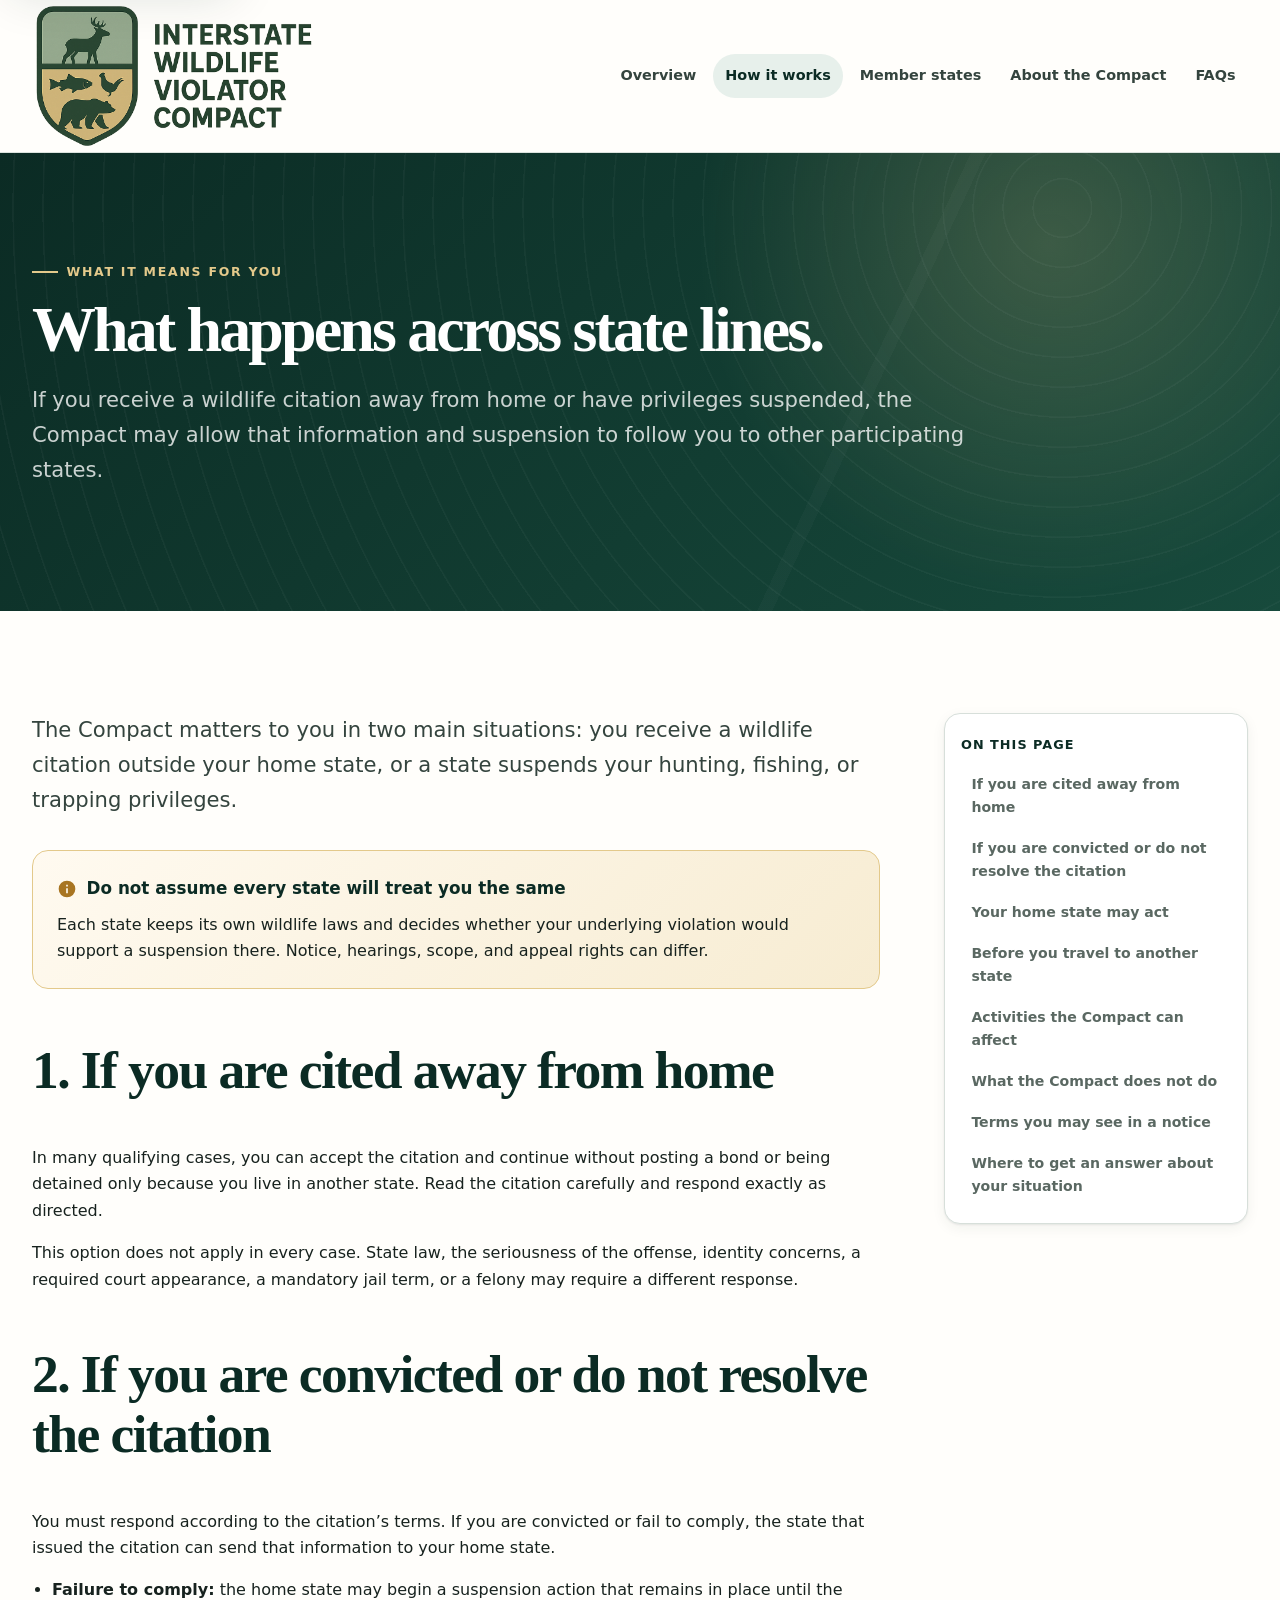
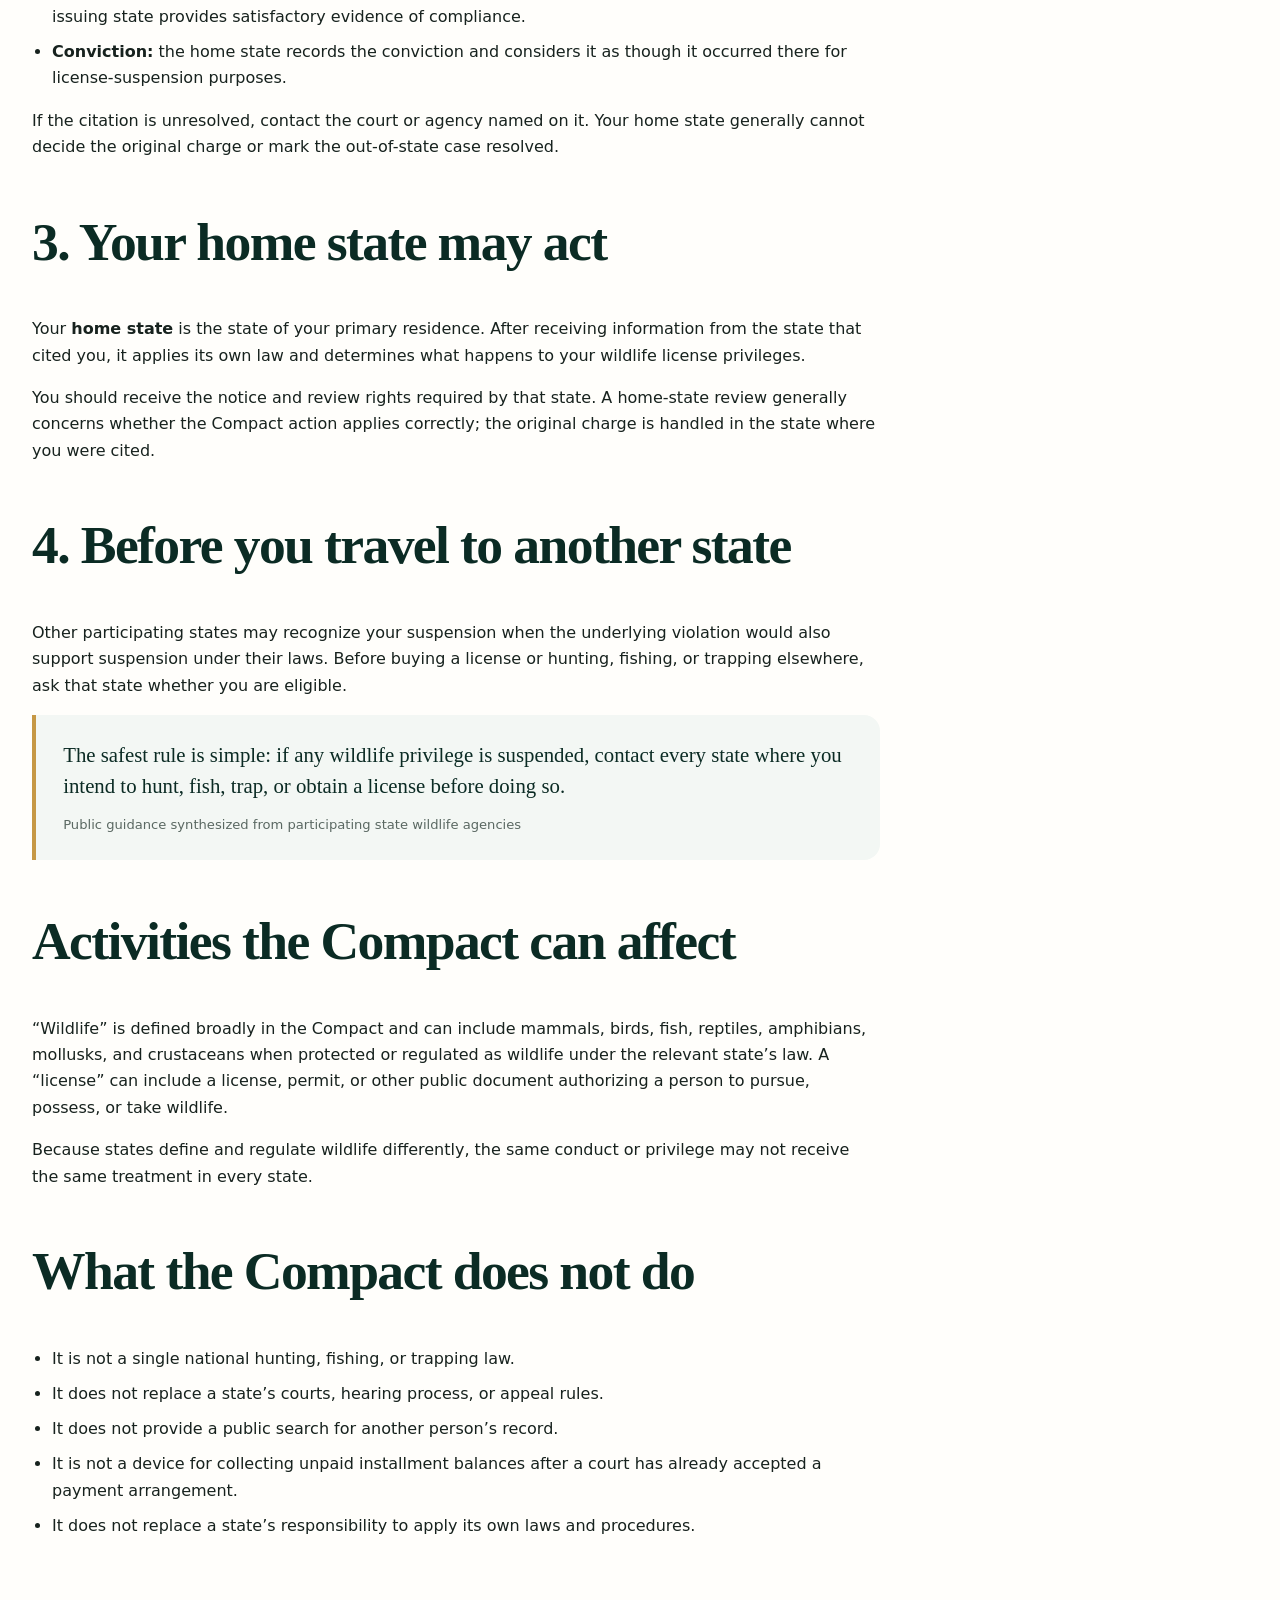
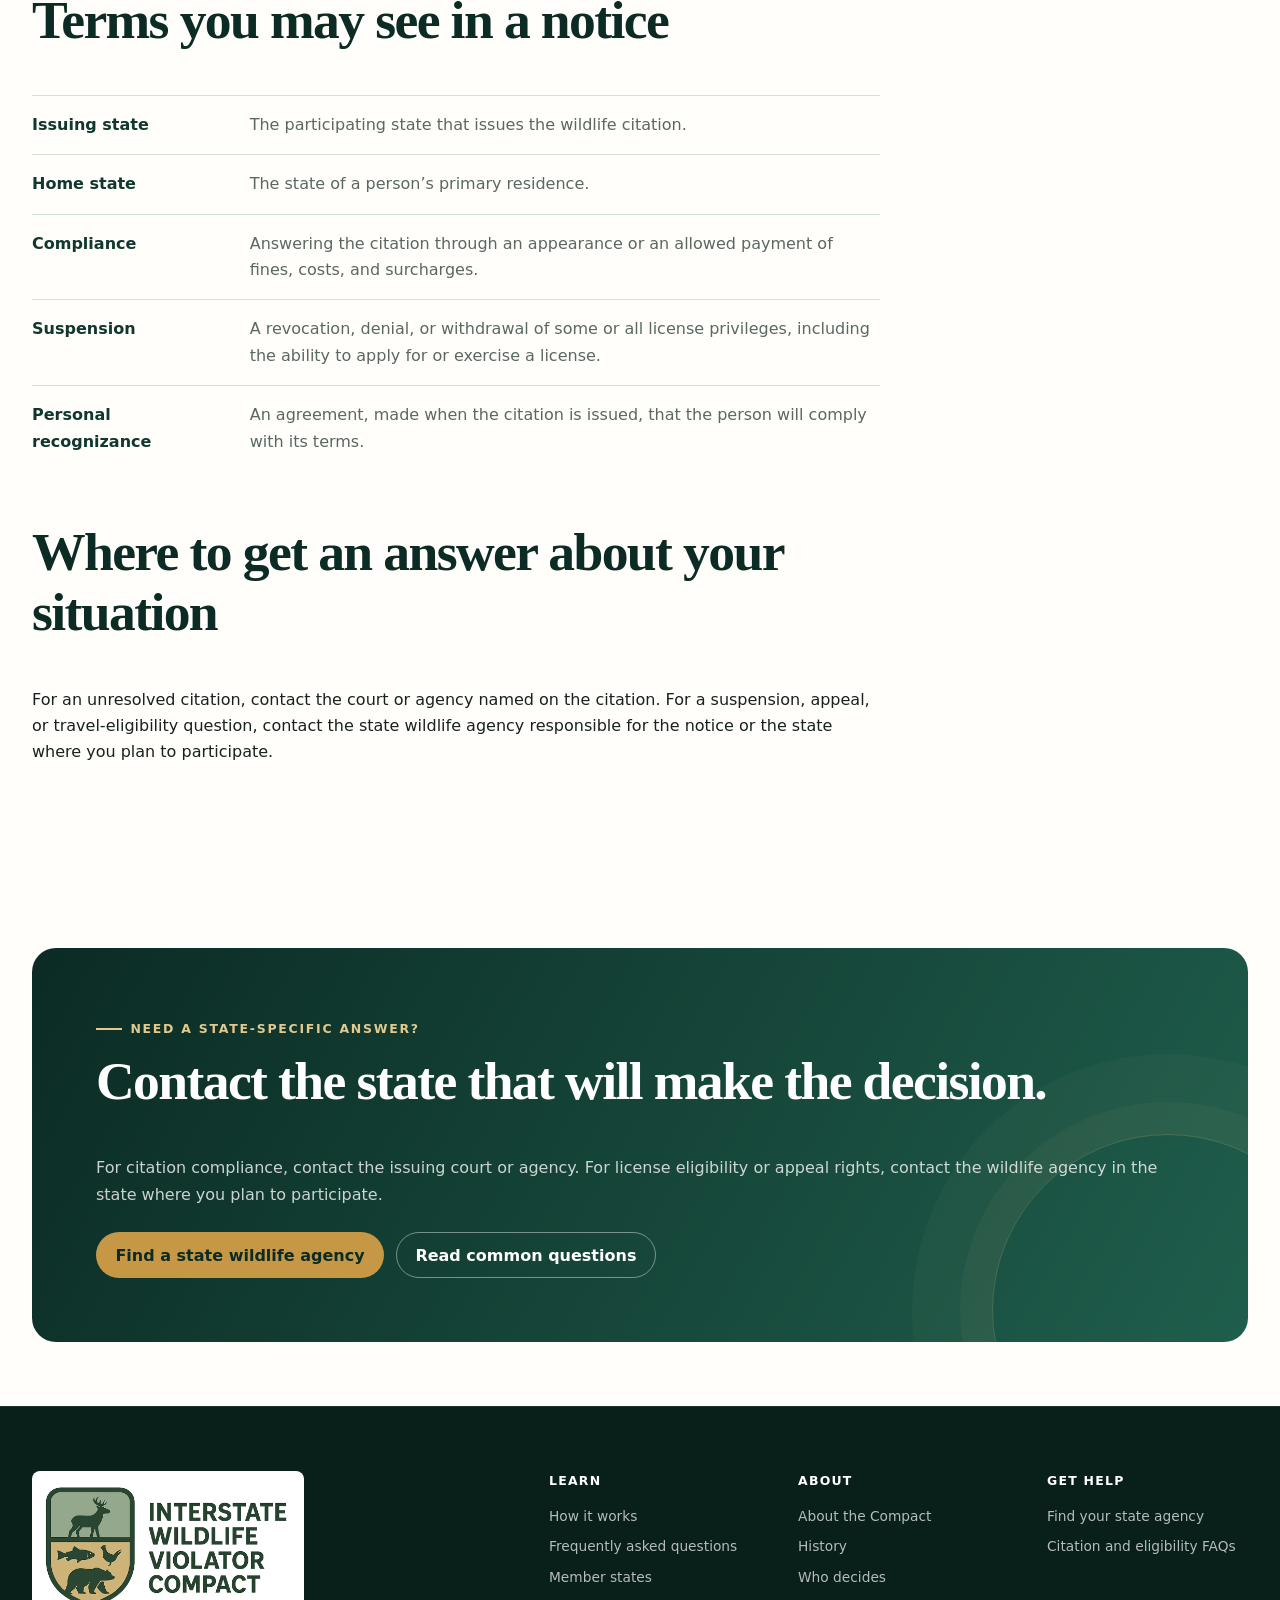
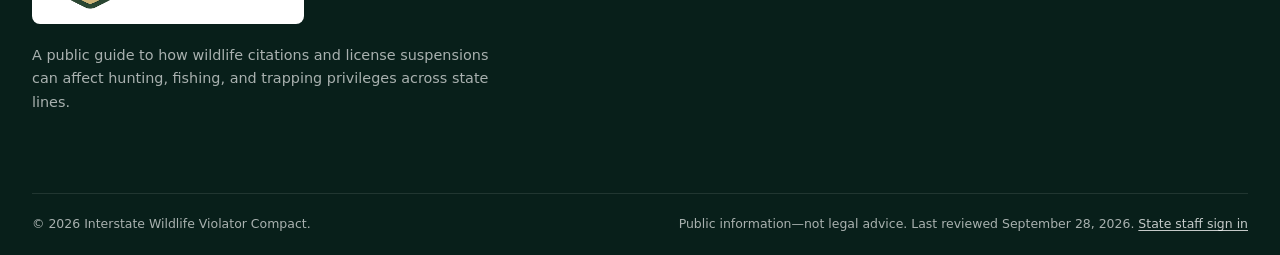
<file: site/how-it-works.html>
<!doctype html>
<html lang="en">
<head>
  <meta charset="utf-8">
  <meta name="viewport" content="width=device-width, initial-scale=1">
  <meta name="description" content="What to expect if you receive an out-of-state wildlife citation or have hunting, fishing, or trapping privileges suspended in a participating state.">
  <title>How the Compact Works | Interstate Wildlife Violator Compact</title>
  <link rel="icon" href="assets/favicon.png"><link rel="stylesheet" href="assets/site.css"><script src="assets/site.js" defer></script>
</head>
<body>
  <a class="skip-link" href="#main">Skip to main content</a>
  <header class="site-header"><div class="container header-inner">
    <a class="brand" href="index.html" aria-label="Interstate Wildlife Violator Compact home"><img src="assets/iwvc-logo.png" alt="Interstate Wildlife Violator Compact"></a>
    <button class="nav-toggle" type="button" aria-controls="site-nav" aria-expanded="false" data-nav-toggle><span class="visually-hidden">Open navigation</span><svg viewBox="0 0 24 24" aria-hidden="true"><path fill="currentColor" d="M4 6h16v2H4V6Zm0 5h16v2H4v-2Zm0 5h16v2H4v-2Z"/></svg></button>
    <nav class="site-nav" id="site-nav" aria-label="Primary navigation" data-site-nav>
      <a href="index.html">Overview</a><a href="how-it-works.html" aria-current="page">How it works</a><a href="member-states.html">Member states</a><a href="governance.html">About the Compact</a><a href="faq.html">FAQs</a>
    </nav>
  </div></header>

  <main id="main">
    <section class="page-hero"><div class="container page-hero-inner">
      <p class="eyebrow" style="color: var(--gold-300)">What it means for you</p>
      <h1>What happens across state lines.</h1>
      <p class="lead">If you receive a wildlife citation away from home or have privileges suspended, the Compact may allow that information and suspension to follow you to other participating states.</p>
    </div></section>

    <section class="section">
      <div class="container content-grid">
        <article class="prose">
          <p class="lead">The Compact matters to you in two main situations: you receive a wildlife citation outside your home state, or a state suspends your hunting, fishing, or trapping privileges.</p>

          <div class="callout">
            <p class="callout-title"><svg viewBox="0 0 24 24" aria-hidden="true"><path fill="currentColor" d="M12 2a10 10 0 1 0 0 20 10 10 0 0 0 0-20Zm1 15h-2v-6h2v6Zm0-8h-2V7h2v2Z"/></svg>Do not assume every state will treat you the same</p>
            <p>Each state keeps its own wildlife laws and decides whether your underlying violation would support a suspension there. Notice, hearings, scope, and appeal rights can differ.</p>
          </div>

          <h2 id="citation-process">1. If you are cited away from home</h2>
          <p>In many qualifying cases, you can accept the citation and continue without posting a bond or being detained only because you live in another state. Read the citation carefully and respond exactly as directed.</p>
          <p>This option does not apply in every case. State law, the seriousness of the offense, identity concerns, a required court appearance, a mandatory jail term, or a felony may require a different response.</p>

          <h2 id="information-sharing">2. If you are convicted or do not resolve the citation</h2>
          <p>You must respond according to the citation’s terms. If you are convicted or fail to comply, the state that issued the citation can send that information to your home state.</p>
          <ul>
            <li><strong>Failure to comply:</strong> the home state may begin a suspension action that remains in place until the issuing state provides satisfactory evidence of compliance.</li>
            <li><strong>Conviction:</strong> the home state records the conviction and considers it as though it occurred there for license-suspension purposes.</li>
          </ul>
          <p>If the citation is unresolved, contact the court or agency named on it. Your home state generally cannot decide the original charge or mark the out-of-state case resolved.</p>

          <h2 id="home-state">3. Your home state may act</h2>
          <p>Your <strong>home state</strong> is the state of your primary residence. After receiving information from the state that cited you, it applies its own law and determines what happens to your wildlife license privileges.</p>
          <p>You should receive the notice and review rights required by that state. A home-state review generally concerns whether the Compact action applies correctly; the original charge is handled in the state where you were cited.</p>

          <h2 id="reciprocity">4. Before you travel to another state</h2>
          <p>Other participating states may recognize your suspension when the underlying violation would also support suspension under their laws. Before buying a license or hunting, fishing, or trapping elsewhere, ask that state whether you are eligible.</p>

          <div class="quote-card">
            <blockquote>The safest rule is simple: if any wildlife privilege is suspended, contact every state where you intend to hunt, fish, trap, or obtain a license before doing so.</blockquote>
            <cite>Public guidance synthesized from participating state wildlife agencies</cite>
          </div>

          <h2 id="covered">Activities the Compact can affect</h2>
          <p>“Wildlife” is defined broadly in the Compact and can include mammals, birds, fish, reptiles, amphibians, mollusks, and crustaceans when protected or regulated as wildlife under the relevant state’s law. A “license” can include a license, permit, or other public document authorizing a person to pursue, possess, or take wildlife.</p>
          <p>Because states define and regulate wildlife differently, the same conduct or privilege may not receive the same treatment in every state.</p>

          <h2 id="not">What the Compact does not do</h2>
          <ul>
            <li>It is not a single national hunting, fishing, or trapping law.</li>
            <li>It does not replace a state’s courts, hearing process, or appeal rules.</li>
            <li>It does not provide a public search for another person’s record.</li>
            <li>It is not a device for collecting unpaid installment balances after a court has already accepted a payment arrangement.</li>
            <li>It does not replace a state’s responsibility to apply its own laws and procedures.</li>
          </ul>

          <h2 id="terms">Terms you may see in a notice</h2>
          <dl class="definition-list">
            <div><dt>Issuing state</dt><dd>The participating state that issues the wildlife citation.</dd></div>
            <div><dt>Home state</dt><dd>The state of a person’s primary residence.</dd></div>
            <div><dt>Compliance</dt><dd>Answering the citation through an appearance or an allowed payment of fines, costs, and surcharges.</dd></div>
            <div><dt>Suspension</dt><dd>A revocation, denial, or withdrawal of some or all license privileges, including the ability to apply for or exercise a license.</dd></div>
            <div><dt>Personal recognizance</dt><dd>An agreement, made when the citation is issued, that the person will comply with its terms.</dd></div>
          </dl>

          <h2 id="help">Where to get an answer about your situation</h2>
          <p>For an unresolved citation, contact the court or agency named on the citation. For a suspension, appeal, or travel-eligibility question, contact the state wildlife agency responsible for the notice or the state where you plan to participate.</p>
        </article>

        <aside class="side-nav" aria-label="On this page">
          <strong>On this page</strong>
          <a href="#citation-process">If you are cited away from home</a>
          <a href="#information-sharing">If you are convicted or do not resolve the citation</a>
          <a href="#home-state">Your home state may act</a>
          <a href="#reciprocity">Before you travel to another state</a>
          <a href="#covered">Activities the Compact can affect</a>
          <a href="#not">What the Compact does not do</a>
          <a href="#terms">Terms you may see in a notice</a>
          <a href="#help">Where to get an answer about your situation</a>
        </aside>
      </div>
    </section>

    <section class="section-sm"><div class="container cta-band">
      <p class="eyebrow" style="color: var(--gold-300)">Need a state-specific answer?</p><h2>Contact the state that will make the decision.</h2>
      <p>For citation compliance, contact the issuing court or agency. For license eligibility or appeal rights, contact the wildlife agency in the state where you plan to participate.</p>
      <div class="cta-actions"><a class="button button-gold" href="member-states.html#agency-directory">Find a state wildlife agency</a><a class="button button-ghost" href="faq.html">Read common questions</a></div>
    </div></section>
  </main>

  <footer class="site-footer">
    <div class="container footer-main">
      <div class="footer-brand"><img src="assets/iwvc-logo.png" alt="Interstate Wildlife Violator Compact"><p>A public guide to how wildlife citations and license suspensions can affect hunting, fishing, and trapping privileges across state lines.</p></div>
      <div class="footer-column"><strong>Learn</strong><a href="how-it-works.html">How it works</a><a href="faq.html">Frequently asked questions</a><a href="member-states.html">Member states</a></div>
      <div class="footer-column"><strong>About</strong><a href="governance.html">About the Compact</a><a href="governance.html#history">History</a><a href="governance.html#responsibility">Who decides</a></div>
      <div class="footer-column"><strong>Get help</strong><a href="member-states.html#agency-directory">Find your state agency</a><a href="faq.html">Citation and eligibility FAQs</a></div>
    </div>
    <div class="container footer-bottom"><p>&copy; <span data-current-year>2026</span> Interstate Wildlife Violator Compact.</p><p>Public information—not legal advice. Last reviewed September 28, 2026. <a href="/login.aspx">State staff sign in</a></p></div>
  </footer>
</body>
</html>
</file>
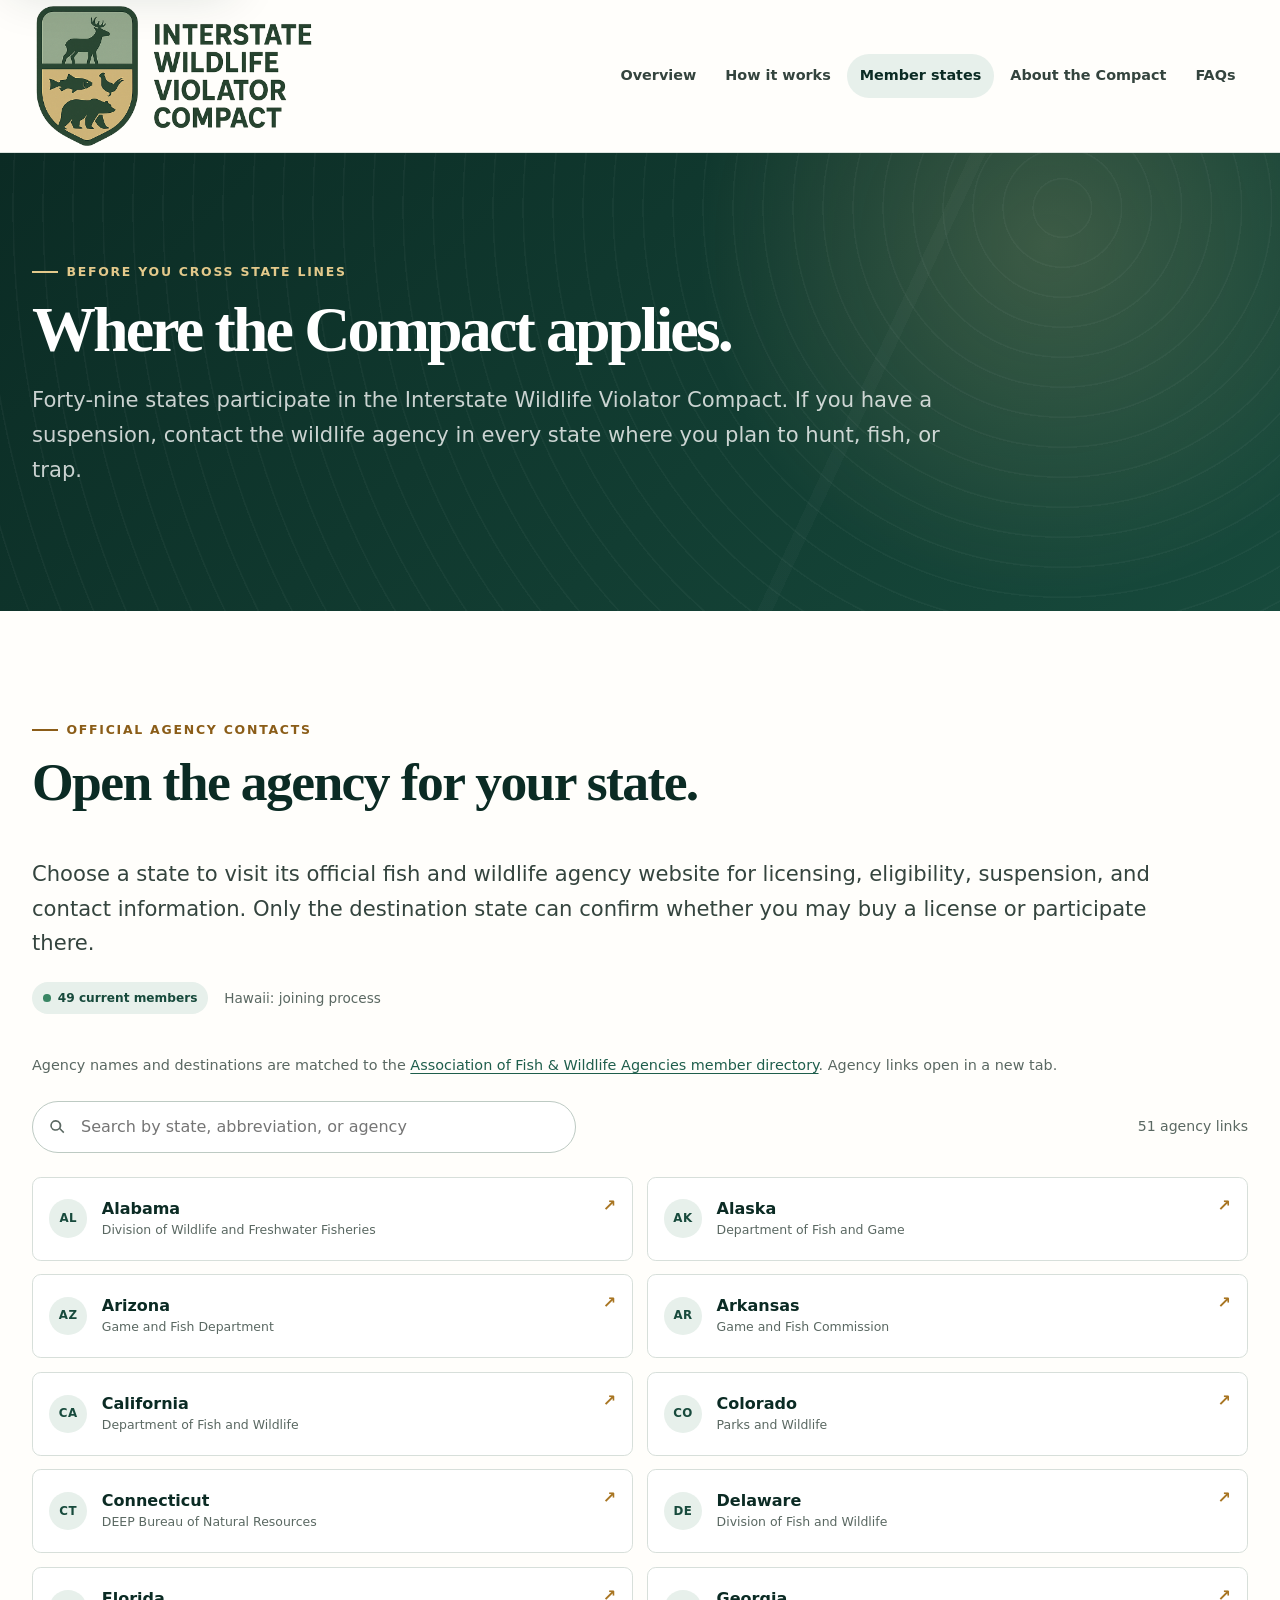
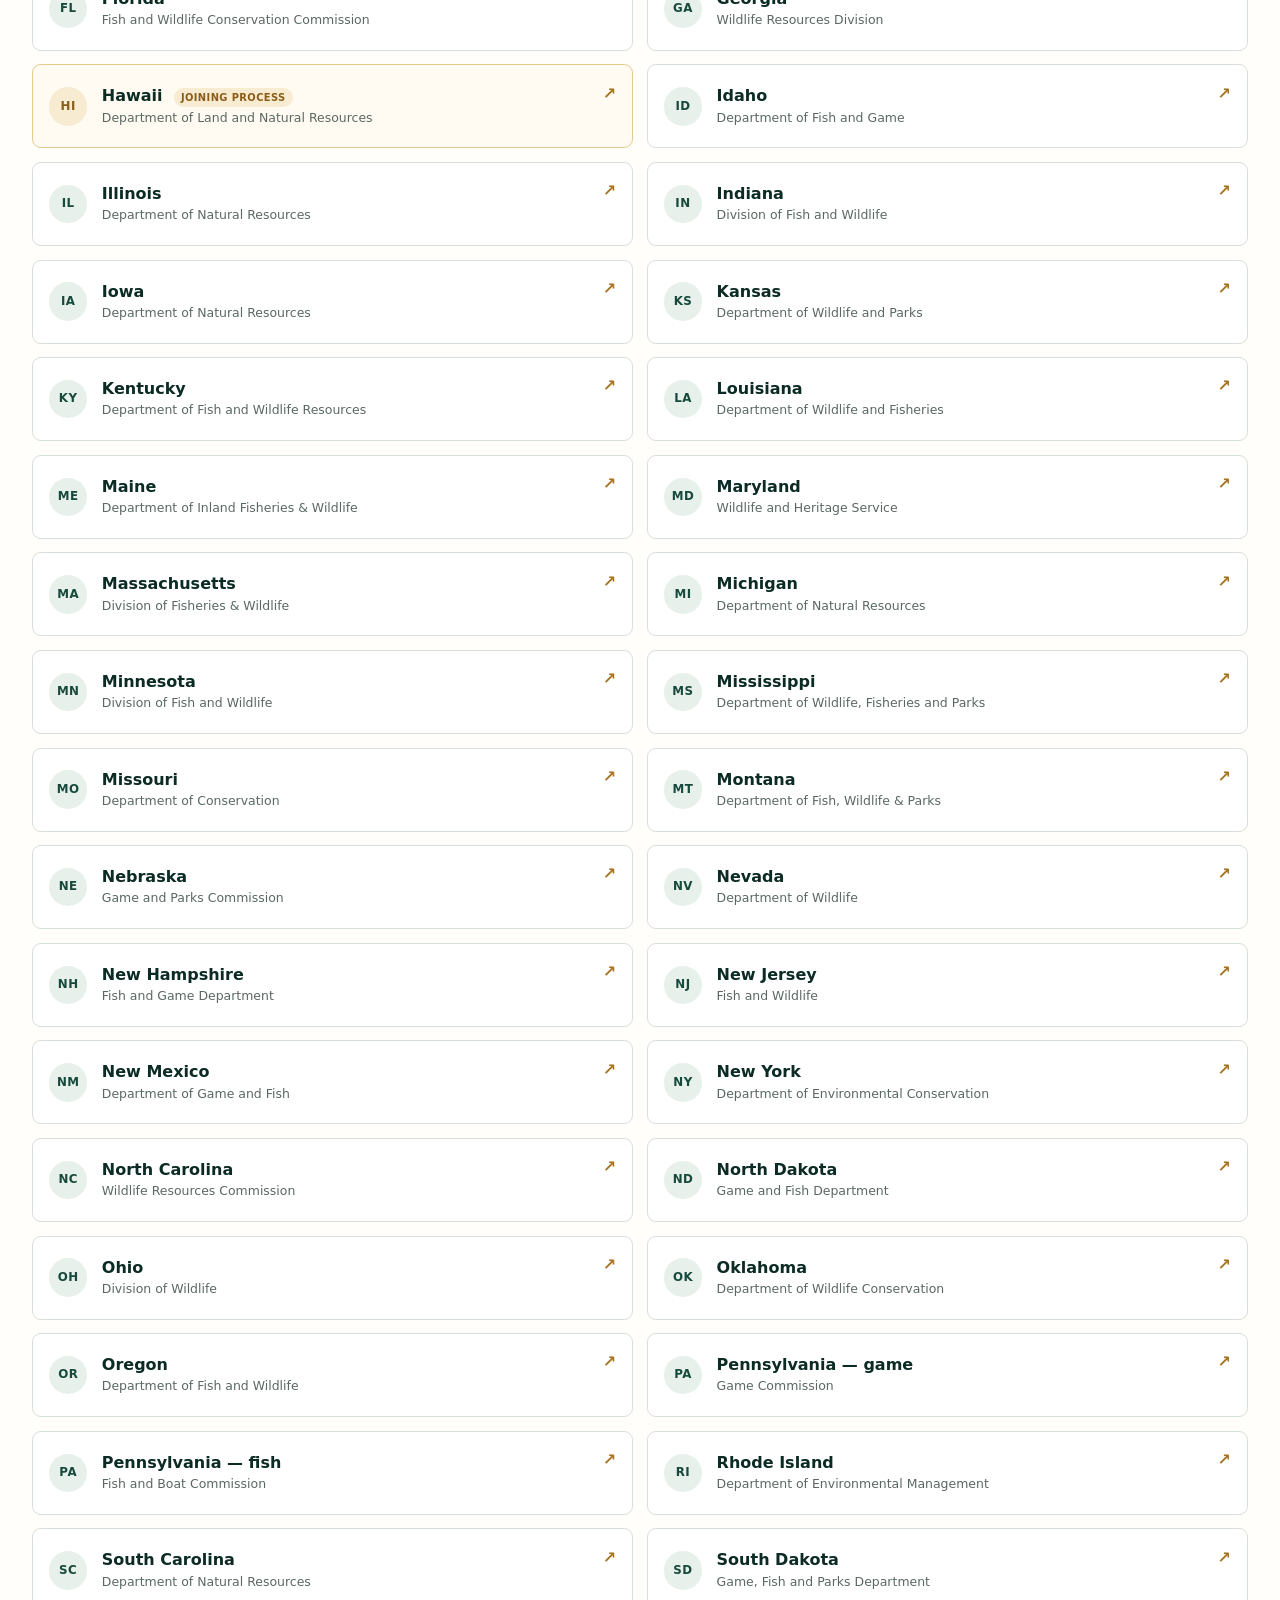
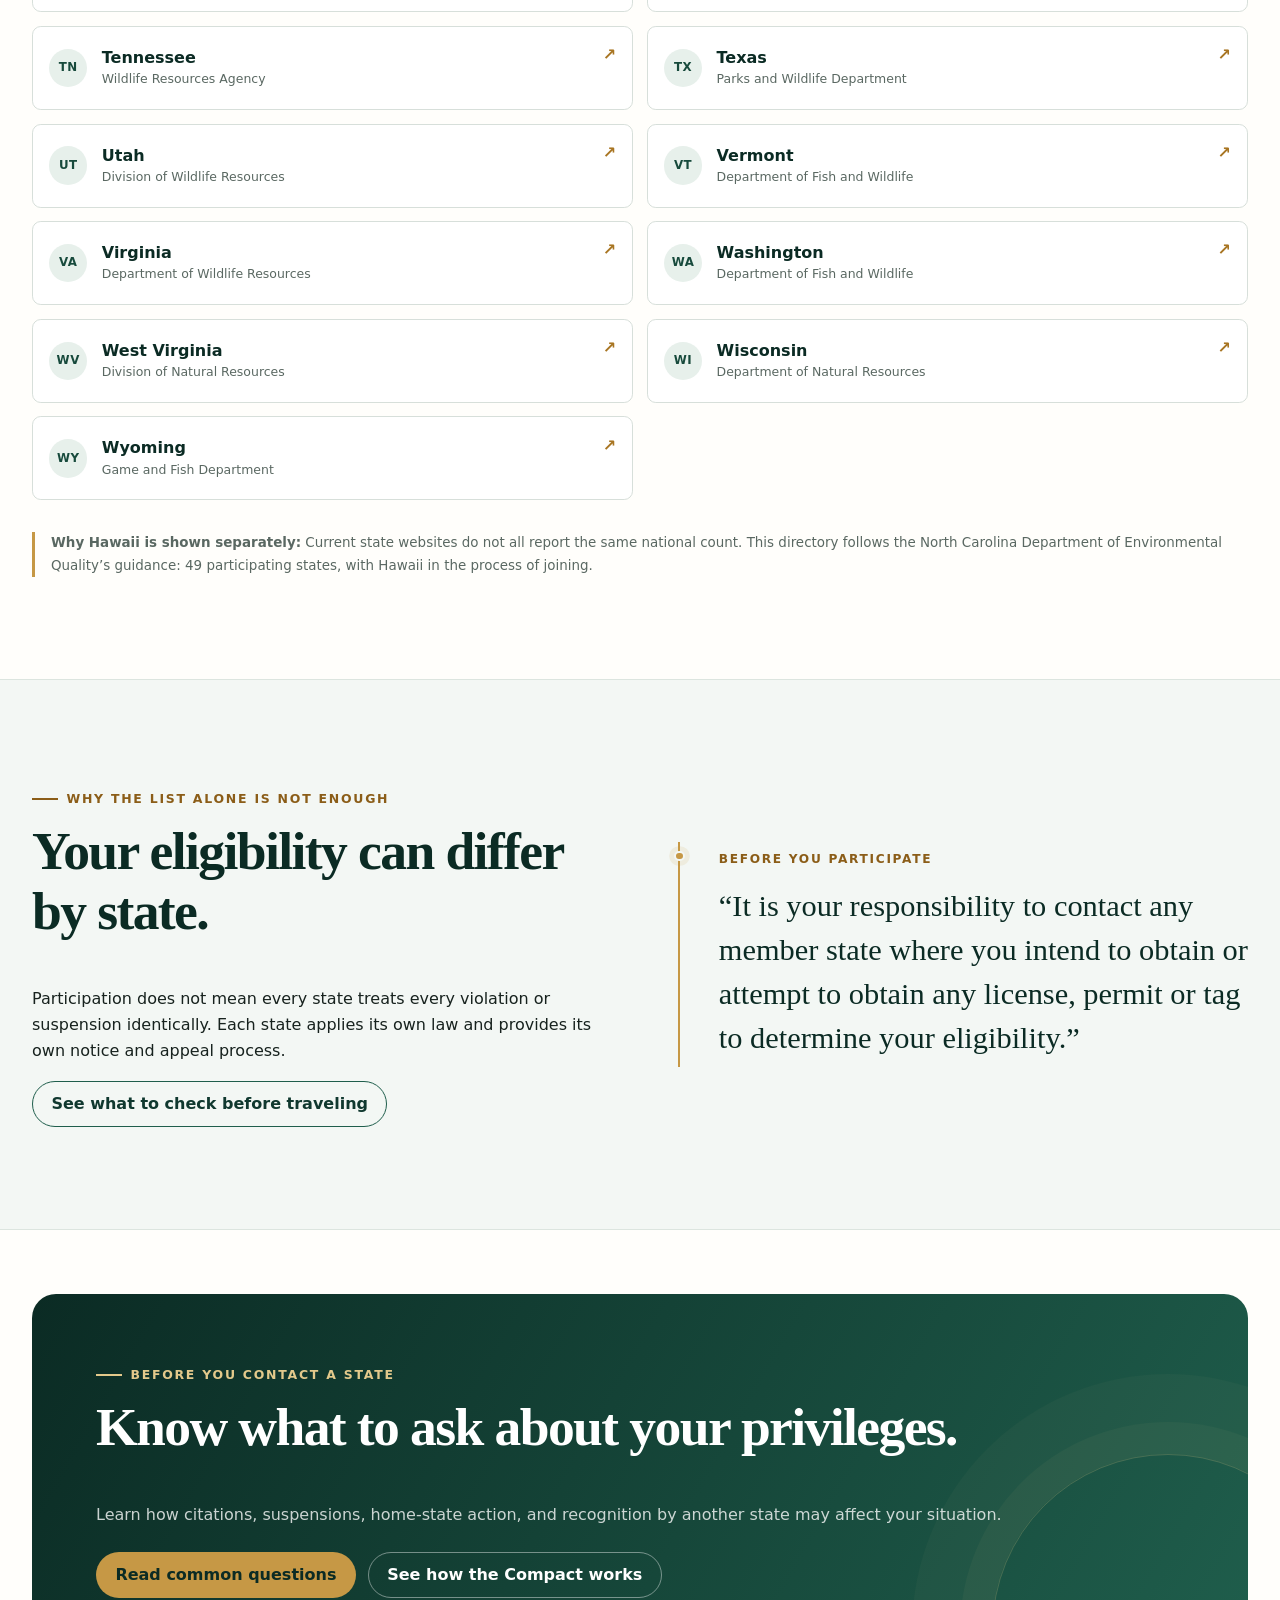
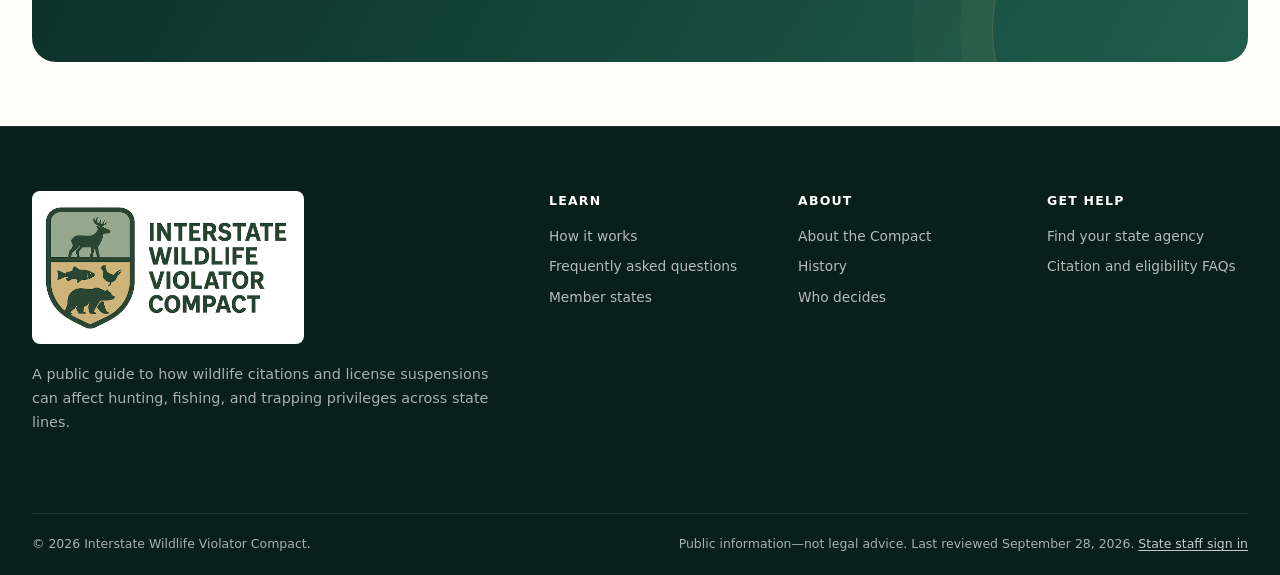
<file: site/member-states.html>
<!doctype html>
<html lang="en">
<head>
  <meta charset="utf-8"><meta name="viewport" content="width=device-width, initial-scale=1">
  <meta name="description" content="See where the Interstate Wildlife Violator Compact applies and find the wildlife agency to contact before you hunt, fish, or trap in another state.">
  <title>Member States | Interstate Wildlife Violator Compact</title>
  <link rel="icon" href="assets/favicon.png"><link rel="stylesheet" href="assets/site.css"><script src="assets/site.js" defer></script>
</head>
<body>
  <a class="skip-link" href="#main">Skip to main content</a>
  <header class="site-header"><div class="container header-inner">
    <a class="brand" href="index.html" aria-label="Interstate Wildlife Violator Compact home"><img src="assets/iwvc-logo.png" alt="Interstate Wildlife Violator Compact"></a>
    <button class="nav-toggle" type="button" aria-controls="site-nav" aria-expanded="false" data-nav-toggle><span class="visually-hidden">Open navigation</span><svg viewBox="0 0 24 24" aria-hidden="true"><path fill="currentColor" d="M4 6h16v2H4V6Zm0 5h16v2H4v-2Zm0 5h16v2H4v-2Z"/></svg></button>
    <nav class="site-nav" id="site-nav" aria-label="Primary navigation" data-site-nav>
      <a href="index.html">Overview</a><a href="how-it-works.html">How it works</a><a href="member-states.html" aria-current="page">Member states</a><a href="governance.html">About the Compact</a><a href="faq.html">FAQs</a>
    </nav>
  </div></header>

  <main id="main">
    <section class="page-hero"><div class="container page-hero-inner">
      <p class="eyebrow" style="color: var(--gold-300)">Before you cross state lines</p>
      <h1>Where the Compact applies.</h1>
      <p class="lead">Forty-nine states participate in the Interstate Wildlife Violator Compact. If you have a suspension, contact the wildlife agency in every state where you plan to hunt, fish, or trap.</p>
    </div></section>

    <section class="section" id="agency-directory">
      <div class="container">
        <div class="directory-intro">
          <p class="eyebrow">Official agency contacts</p>
          <h2>Open the agency for your state.</h2>
          <p class="lead">Choose a state to visit its official fish and wildlife agency website for licensing, eligibility, suspension, and contact information. Only the destination state can confirm whether you may buy a license or participate there.</p>
          <div class="status-row"><span class="status-pill">49 current members</span><span>Hawaii: joining process</span></div>
        </div>

        <p class="directory-note">Agency names and destinations are matched to the <a href="https://www.fishwildlife.org/landing/membership/member-list" rel="external">Association of Fish &amp; Wildlife Agencies member directory</a>. Agency links open in a new tab.</p>
        <div class="state-tools">
          <label class="search-wrap">
            <span class="visually-hidden">Search state agencies</span>
            <svg viewBox="0 0 24 24" aria-hidden="true"><path fill="currentColor" d="M10 3a7 7 0 1 0 4.9 12l5 5 1.4-1.4-5-5A7 7 0 0 0 10 3Zm0 2a5 5 0 1 1 0 10 5 5 0 0 1 0-10Z"/></svg>
            <input type="search" placeholder="Search by state, abbreviation, or agency" autocomplete="off" data-agency-search>
          </label>
          <span class="state-count" aria-live="polite" data-agency-count>51 agency links</span>
        </div>
        <div class="state-grid" aria-label="Official state fish and wildlife agencies">
          <a class="state-item" href="https://www.outdooralabama.com/about-us/wildlife-and-freshwater-fisheries-division" rel="external"><span class="state-abbr">AL</span><span><strong>Alabama</strong><small>Division of Wildlife and Freshwater Fisheries</small></span></a>
          <a class="state-item" href="https://www.adfg.alaska.gov/" rel="external"><span class="state-abbr">AK</span><span><strong>Alaska</strong><small>Department of Fish and Game</small></span></a>
          <a class="state-item" href="https://www.azgfd.com/" rel="external"><span class="state-abbr">AZ</span><span><strong>Arizona</strong><small>Game and Fish Department</small></span></a>
          <a class="state-item" href="https://www.agfc.com/" rel="external"><span class="state-abbr">AR</span><span><strong>Arkansas</strong><small>Game and Fish Commission</small></span></a>
          <a class="state-item" href="https://wildlife.ca.gov/" rel="external"><span class="state-abbr">CA</span><span><strong>California</strong><small>Department of Fish and Wildlife</small></span></a>
          <a class="state-item" href="https://cpw.state.co.us/" rel="external"><span class="state-abbr">CO</span><span><strong>Colorado</strong><small>Parks and Wildlife</small></span></a>
          <a class="state-item" href="https://portal.ct.gov/deep/about/main/natural-resources" rel="external"><span class="state-abbr">CT</span><span><strong>Connecticut</strong><small>DEEP Bureau of Natural Resources</small></span></a>
          <a class="state-item" href="https://dnrec.delaware.gov/fish-wildlife/" rel="external"><span class="state-abbr">DE</span><span><strong>Delaware</strong><small>Division of Fish and Wildlife</small></span></a>
          <a class="state-item" href="https://myfwc.com/" rel="external"><span class="state-abbr">FL</span><span><strong>Florida</strong><small>Fish and Wildlife Conservation Commission</small></span></a>
          <a class="state-item" href="https://georgiawildlife.com/" rel="external"><span class="state-abbr">GA</span><span><strong>Georgia</strong><small>Wildlife Resources Division</small></span></a>
          <a class="state-item pending-state" href="https://dlnr.hawaii.gov/" rel="external"><span class="state-abbr">HI</span><span><strong>Hawaii <em>Joining process</em></strong><small>Department of Land and Natural Resources</small></span></a>
          <a class="state-item" href="https://idfg.idaho.gov/" rel="external"><span class="state-abbr">ID</span><span><strong>Idaho</strong><small>Department of Fish and Game</small></span></a>
          <a class="state-item" href="https://dnr.illinois.gov/" rel="external"><span class="state-abbr">IL</span><span><strong>Illinois</strong><small>Department of Natural Resources</small></span></a>
          <a class="state-item" href="https://www.in.gov/dnr/fish-and-wildlife/" rel="external"><span class="state-abbr">IN</span><span><strong>Indiana</strong><small>Division of Fish and Wildlife</small></span></a>
          <a class="state-item" href="https://www.iowadnr.gov/" rel="external"><span class="state-abbr">IA</span><span><strong>Iowa</strong><small>Department of Natural Resources</small></span></a>
          <a class="state-item" href="https://ksoutdoors.com/" rel="external"><span class="state-abbr">KS</span><span><strong>Kansas</strong><small>Department of Wildlife and Parks</small></span></a>
          <a class="state-item" href="https://fw.ky.gov/" rel="external"><span class="state-abbr">KY</span><span><strong>Kentucky</strong><small>Department of Fish and Wildlife Resources</small></span></a>
          <a class="state-item" href="https://www.wlf.louisiana.gov/" rel="external"><span class="state-abbr">LA</span><span><strong>Louisiana</strong><small>Department of Wildlife and Fisheries</small></span></a>
          <a class="state-item" href="https://www.maine.gov/ifw/" rel="external"><span class="state-abbr">ME</span><span><strong>Maine</strong><small>Department of Inland Fisheries &amp; Wildlife</small></span></a>
          <a class="state-item" href="https://dnr.maryland.gov/wildlife/Pages/default.aspx" rel="external"><span class="state-abbr">MD</span><span><strong>Maryland</strong><small>Wildlife and Heritage Service</small></span></a>
          <a class="state-item" href="https://www.mass.gov/orgs/division-of-fisheries-and-wildlife" rel="external"><span class="state-abbr">MA</span><span><strong>Massachusetts</strong><small>Division of Fisheries &amp; Wildlife</small></span></a>
          <a class="state-item" href="https://www.michigan.gov/dnr/" rel="external"><span class="state-abbr">MI</span><span><strong>Michigan</strong><small>Department of Natural Resources</small></span></a>
          <a class="state-item" href="https://www.dnr.state.mn.us/fishwildlife/index.html" rel="external"><span class="state-abbr">MN</span><span><strong>Minnesota</strong><small>Division of Fish and Wildlife</small></span></a>
          <a class="state-item" href="https://www.mdwfp.com/" rel="external"><span class="state-abbr">MS</span><span><strong>Mississippi</strong><small>Department of Wildlife, Fisheries and Parks</small></span></a>
          <a class="state-item" href="https://mdc.mo.gov/" rel="external"><span class="state-abbr">MO</span><span><strong>Missouri</strong><small>Department of Conservation</small></span></a>
          <a class="state-item" href="https://fwp.mt.gov/" rel="external"><span class="state-abbr">MT</span><span><strong>Montana</strong><small>Department of Fish, Wildlife &amp; Parks</small></span></a>
          <a class="state-item" href="https://outdoornebraska.gov/" rel="external"><span class="state-abbr">NE</span><span><strong>Nebraska</strong><small>Game and Parks Commission</small></span></a>
          <a class="state-item" href="https://www.ndow.org/" rel="external"><span class="state-abbr">NV</span><span><strong>Nevada</strong><small>Department of Wildlife</small></span></a>
          <a class="state-item" href="https://www.wildlife.nh.gov/" rel="external"><span class="state-abbr">NH</span><span><strong>New Hampshire</strong><small>Fish and Game Department</small></span></a>
          <a class="state-item" href="https://dep.nj.gov/njfw/" rel="external"><span class="state-abbr">NJ</span><span><strong>New Jersey</strong><small>Fish and Wildlife</small></span></a>
          <a class="state-item" href="https://wildlife.dgf.nm.gov/" rel="external"><span class="state-abbr">NM</span><span><strong>New Mexico</strong><small>Department of Game and Fish</small></span></a>
          <a class="state-item" href="https://dec.ny.gov/" rel="external"><span class="state-abbr">NY</span><span><strong>New York</strong><small>Department of Environmental Conservation</small></span></a>
          <a class="state-item" href="https://www.ncwildlife.gov/" rel="external"><span class="state-abbr">NC</span><span><strong>North Carolina</strong><small>Wildlife Resources Commission</small></span></a>
          <a class="state-item" href="https://gf.nd.gov/" rel="external"><span class="state-abbr">ND</span><span><strong>North Dakota</strong><small>Game and Fish Department</small></span></a>
          <a class="state-item" href="https://wildlife.ohiodnr.gov/" rel="external"><span class="state-abbr">OH</span><span><strong>Ohio</strong><small>Division of Wildlife</small></span></a>
          <a class="state-item" href="https://www.wildlifedepartment.com/" rel="external"><span class="state-abbr">OK</span><span><strong>Oklahoma</strong><small>Department of Wildlife Conservation</small></span></a>
          <a class="state-item" href="https://myodfw.com/" rel="external"><span class="state-abbr">OR</span><span><strong>Oregon</strong><small>Department of Fish and Wildlife</small></span></a>
          <a class="state-item" href="https://www.pa.gov/agencies/pgc" rel="external"><span class="state-abbr">PA</span><span><strong>Pennsylvania — game</strong><small>Game Commission</small></span></a>
          <a class="state-item" href="https://www.pa.gov/agencies/fishandboat" rel="external"><span class="state-abbr">PA</span><span><strong>Pennsylvania — fish</strong><small>Fish and Boat Commission</small></span></a>
          <a class="state-item" href="https://dem.ri.gov/natural-resources-bureau/fish-wildlife" rel="external"><span class="state-abbr">RI</span><span><strong>Rhode Island</strong><small>Department of Environmental Management</small></span></a>
          <a class="state-item" href="https://www.dnr.sc.gov/" rel="external"><span class="state-abbr">SC</span><span><strong>South Carolina</strong><small>Department of Natural Resources</small></span></a>
          <a class="state-item" href="https://gfp.sd.gov/" rel="external"><span class="state-abbr">SD</span><span><strong>South Dakota</strong><small>Game, Fish and Parks Department</small></span></a>
          <a class="state-item" href="https://www.tn.gov/twra/" rel="external"><span class="state-abbr">TN</span><span><strong>Tennessee</strong><small>Wildlife Resources Agency</small></span></a>
          <a class="state-item" href="https://tpwd.texas.gov/" rel="external"><span class="state-abbr">TX</span><span><strong>Texas</strong><small>Parks and Wildlife Department</small></span></a>
          <a class="state-item" href="https://wildlife.utah.gov/" rel="external"><span class="state-abbr">UT</span><span><strong>Utah</strong><small>Division of Wildlife Resources</small></span></a>
          <a class="state-item" href="https://vtfishandwildlife.com/" rel="external"><span class="state-abbr">VT</span><span><strong>Vermont</strong><small>Department of Fish and Wildlife</small></span></a>
          <a class="state-item" href="https://dwr.virginia.gov/" rel="external"><span class="state-abbr">VA</span><span><strong>Virginia</strong><small>Department of Wildlife Resources</small></span></a>
          <a class="state-item" href="https://wdfw.wa.gov/" rel="external"><span class="state-abbr">WA</span><span><strong>Washington</strong><small>Department of Fish and Wildlife</small></span></a>
          <a class="state-item" href="https://wvdnr.gov/" rel="external"><span class="state-abbr">WV</span><span><strong>West Virginia</strong><small>Division of Natural Resources</small></span></a>
          <a class="state-item" href="https://dnr.wisconsin.gov/contact/WildlifeCompactAgreement.html" rel="external"><span class="state-abbr">WI</span><span><strong>Wisconsin</strong><small>Department of Natural Resources</small></span></a>
          <a class="state-item" href="https://wgfd.wyo.gov/" rel="external"><span class="state-abbr">WY</span><span><strong>Wyoming</strong><small>Game and Fish Department</small></span></a>
        </div>
        <div class="no-results" data-agency-no-results>No state or agency matches that search.</div>

        <div class="legal-note" style="margin-top: 2rem">
          <strong>Why Hawaii is shown separately:</strong> Current state websites do not all report the same national count. This directory follows the North Carolina Department of Environmental Quality’s guidance: 49 participating states, with Hawaii in the process of joining.
        </div>
      </div>
    </section>

    <section class="section section-tint"><div class="container split">
      <div><p class="eyebrow">Why the list alone is not enough</p><h2>Your eligibility can differ by state.</h2><p>Participation does not mean every state treats every violation or suspension identically. Each state applies its own law and provides its own notice and appeal process.</p><a class="button button-outline" href="how-it-works.html#reciprocity">See what to check before traveling</a></div>
      <aside class="travel-guidance travel-guidance-light"><p class="travel-guidance-label">Before you participate</p><p class="travel-guidance-text">“It is your responsibility to contact any member state where you intend to obtain or attempt to obtain any license, permit or tag to determine your eligibility.”</p></aside>
    </div></section>

    <section class="section-sm"><div class="container cta-band"><p class="eyebrow" style="color: var(--gold-300)">Before you contact a state</p><h2>Know what to ask about your privileges.</h2><p>Learn how citations, suspensions, home-state action, and recognition by another state may affect your situation.</p><div class="cta-actions"><a class="button button-gold" href="faq.html">Read common questions</a><a class="button button-ghost" href="how-it-works.html">See how the Compact works</a></div></div></section>
  </main>

  <footer class="site-footer"><div class="container footer-main">
    <div class="footer-brand"><img src="assets/iwvc-logo.png" alt="Interstate Wildlife Violator Compact"><p>A public guide to how wildlife citations and license suspensions can affect hunting, fishing, and trapping privileges across state lines.</p></div>
    <div class="footer-column"><strong>Learn</strong><a href="how-it-works.html">How it works</a><a href="faq.html">Frequently asked questions</a><a href="member-states.html">Member states</a></div>
    <div class="footer-column"><strong>About</strong><a href="governance.html">About the Compact</a><a href="governance.html#history">History</a><a href="governance.html#responsibility">Who decides</a></div>
    <div class="footer-column"><strong>Get help</strong><a href="#agency-directory">Find your state agency</a><a href="faq.html">Citation and eligibility FAQs</a></div>
  </div><div class="container footer-bottom"><p>&copy; <span data-current-year>2026</span> Interstate Wildlife Violator Compact.</p><p>Public information—not legal advice. Last reviewed September 28, 2026. <a href="/login.aspx">State staff sign in</a></p></div></footer>
</body>
</html>
</file>
<file: site/assets/site.css>
:root {
  --forest-950: #0b2b24;
  --forest-900: #10382f;
  --forest-800: #174a3c;
  --forest-700: #1f5e4c;
  --forest-100: #e7f0eb;
  --forest-50: #f3f7f4;
  --gold-600: #a87522;
  --gold-text: #8b5d18;
  --gold-500: #c69845;
  --gold-300: #e3c98b;
  --gold-100: #f7ecd2;
  --ink: #17221e;
  --muted: #5a6862;
  --line: #d7dfda;
  --paper: #fffefb;
  --white: #ffffff;
  --danger: #8b3428;
  --shadow-sm: 0 1px 2px rgba(11, 43, 36, 0.08), 0 4px 14px rgba(11, 43, 36, 0.06);
  --shadow-lg: 0 18px 50px rgba(11, 43, 36, 0.16);
  --radius-sm: 0.55rem;
  --radius-md: 1rem;
  --radius-lg: 1.5rem;
  --container: 76rem;
  --serif: Georgia, "Times New Roman", serif;
  --sans: Inter, ui-sans-serif, system-ui, -apple-system, BlinkMacSystemFont, "Segoe UI", sans-serif;
}

*,
*::before,
*::after {
  box-sizing: border-box;
}

html {
  scroll-behavior: smooth;
}

body {
  margin: 0;
  background: var(--paper);
  color: var(--ink);
  font-family: var(--sans);
  font-size: 1rem;
  line-height: 1.65;
  text-rendering: optimizeLegibility;
}

img,
svg {
  display: block;
  max-width: 100%;
}

a {
  color: var(--forest-700);
  text-decoration-thickness: 0.08em;
  text-underline-offset: 0.18em;
}

a:hover {
  color: var(--forest-950);
}

button,
input {
  font: inherit;
}

:focus-visible {
  outline: 3px solid var(--forest-700);
  outline-offset: 3px;
}

.hero :focus-visible,
.page-hero :focus-visible,
.section-dark :focus-visible,
.cta-band :focus-visible,
.site-footer :focus-visible {
  outline-color: var(--gold-300);
}

.skip-link {
  position: fixed;
  z-index: 1000;
  top: 0.75rem;
  left: 0.75rem;
  transform: translateY(-180%);
  border-radius: var(--radius-sm);
  background: var(--white);
  color: var(--forest-950);
  font-weight: 750;
  padding: 0.65rem 1rem;
  box-shadow: var(--shadow-lg);
}

.skip-link:focus {
  transform: translateY(0);
}

.container {
  width: min(calc(100% - 2rem), var(--container));
  margin-inline: auto;
}

.eyebrow {
  display: inline-flex;
  align-items: center;
  gap: 0.55rem;
  margin: 0 0 0.85rem;
  color: var(--gold-text);
  font-size: 0.78rem;
  font-weight: 800;
  letter-spacing: 0.14em;
  line-height: 1.3;
  text-transform: uppercase;
}

.hero .eyebrow {
  color: var(--gold-300);
}

.eyebrow::before {
  width: 1.6rem;
  height: 2px;
  background: currentColor;
  content: "";
}

.kicker {
  margin: 0;
  color: var(--forest-700);
  font-size: 0.86rem;
  font-weight: 750;
  letter-spacing: 0.05em;
  text-transform: uppercase;
}

h1,
h2,
h3 {
  margin-top: 0;
  color: var(--forest-950);
  font-family: var(--serif);
  font-weight: 700;
  line-height: 1.12;
}

h1 {
  font-size: clamp(2.5rem, 5vw, 4.4rem);
  letter-spacing: -0.045em;
}

h2 {
  font-size: clamp(2rem, 4.2vw, 3.35rem);
  letter-spacing: -0.03em;
}

h3 {
  font-size: clamp(1.25rem, 2vw, 1.55rem);
}

p {
  margin-top: 0;
}

.lead {
  max-width: 60rem;
  color: #34443e;
  font-size: clamp(1.1rem, 2vw, 1.32rem);
  line-height: 1.65;
}

.site-header {
  position: sticky;
  z-index: 100;
  top: 0;
  border-bottom: 1px solid rgba(215, 223, 218, 0.86);
  background: rgba(255, 254, 251, 0.94);
  backdrop-filter: blur(16px);
}

.header-inner {
  display: flex;
  min-height: 5rem;
  align-items: center;
  justify-content: space-between;
  gap: 1.5rem;
}

.brand {
  display: inline-flex;
  flex: 0 0 auto;
  align-items: center;
  color: var(--forest-950);
  text-decoration: none;
}

.brand img {
  width: min(18rem, 42vw);
  height: auto;
}

.site-nav {
  display: flex;
  align-items: center;
  gap: 0.25rem;
}

.site-nav > a:not(.button) {
  border-radius: 999px;
  color: #34443e;
  font-size: 0.9rem;
  font-weight: 700;
  padding: 0.65rem 0.78rem;
  text-decoration: none;
  white-space: nowrap;
}

.site-nav > a:not(.button):hover,
.site-nav > a[aria-current="page"]:not(.button) {
  background: var(--forest-100);
  color: var(--forest-950);
}

.site-nav .button {
  margin-left: 0.35rem;
}

.nav-toggle {
  display: none;
  width: 2.8rem;
  height: 2.8rem;
  place-items: center;
  border: 1px solid var(--line);
  border-radius: 50%;
  background: var(--white);
  color: var(--forest-950);
  cursor: pointer;
}

.nav-toggle svg {
  width: 1.3rem;
}

.button {
  display: inline-flex;
  min-height: 2.8rem;
  align-items: center;
  justify-content: center;
  gap: 0.55rem;
  border: 1px solid transparent;
  border-radius: 999px;
  background: var(--forest-900);
  color: var(--white);
  font-weight: 780;
  line-height: 1.2;
  padding: 0.78rem 1.15rem;
  text-decoration: none;
  transition: transform 160ms ease, background 160ms ease, box-shadow 160ms ease;
}

.button:hover {
  transform: translateY(-1px);
  background: var(--forest-700);
  color: var(--white);
  box-shadow: var(--shadow-sm);
}

.button-gold {
  background: var(--gold-500);
  color: var(--forest-950);
}

.button-gold:hover {
  background: var(--gold-300);
  color: var(--forest-950);
}

.button-ghost {
  border-color: rgba(255, 255, 255, 0.42);
  background: transparent;
}

.button-ghost:hover {
  border-color: var(--white);
  background: rgba(255, 255, 255, 0.09);
}

.button-outline {
  border-color: var(--forest-700);
  background: transparent;
  color: var(--forest-900);
}

.button-outline:hover {
  background: var(--forest-100);
  color: var(--forest-950);
}

.button svg {
  width: 1.05rem;
  height: 1.05rem;
}

.hero {
  position: relative;
  overflow: hidden;
  background:
    radial-gradient(circle at 78% 18%, rgba(227, 201, 139, 0.25), transparent 23rem),
    linear-gradient(135deg, var(--forest-950), #17483b 70%, #245945);
  color: var(--white);
}

.hero::before,
.page-hero::before {
  position: absolute;
  inset: 0;
  background-image:
    repeating-radial-gradient(circle at 83% 12%, transparent 0 28px, rgba(255, 255, 255, 0.035) 29px 30px),
    linear-gradient(115deg, transparent 0 65%, rgba(255, 255, 255, 0.025) 65% 66%, transparent 66%);
  content: "";
  pointer-events: none;
}

.hero-inner {
  position: relative;
  display: grid;
  min-height: 34rem;
  align-items: center;
  gap: clamp(2rem, 6vw, 6rem);
  grid-template-columns: minmax(0, 1.35fr) minmax(18rem, 0.65fr);
  padding-block: clamp(3.25rem, 6vw, 5.25rem);
}

.hero h1,
.hero h2,
.hero h3,
.page-hero h1,
.page-hero h2,
.page-hero h3 {
  color: var(--white);
}

.hero h1 {
  max-width: 22ch;
  margin-bottom: 1.4rem;
}

.hero .lead {
  max-width: 52rem;
  color: rgba(255, 255, 255, 0.82);
}

.hero-actions {
  display: flex;
  flex-wrap: wrap;
  gap: 0.75rem;
  margin-top: 2rem;
}

.hero-note {
  display: flex;
  align-items: center;
  gap: 0.6rem;
  margin-top: 1.4rem;
  color: rgba(255, 255, 255, 0.68);
  font-size: 0.86rem;
}

.hero-note svg {
  width: 1rem;
  flex: 0 0 auto;
}

.hero-panel {
  position: relative;
  border: 1px solid rgba(255, 255, 255, 0.14);
  border-radius: var(--radius-lg);
  background: rgba(255, 255, 255, 0.075);
  padding: clamp(1.4rem, 3vw, 2rem);
  box-shadow: var(--shadow-lg);
  backdrop-filter: blur(12px);
}

.hero-panel::after {
  position: absolute;
  inset: 0.75rem;
  border: 1px solid rgba(227, 201, 139, 0.2);
  border-radius: calc(var(--radius-lg) - 0.45rem);
  content: "";
  pointer-events: none;
}

.hero-panel > * {
  position: relative;
  z-index: 1;
}

.hero-panel .seal {
  display: grid;
  width: 4.4rem;
  height: 4.4rem;
  place-items: center;
  margin-bottom: 2rem;
  border: 1px solid rgba(227, 201, 139, 0.7);
  border-radius: 50%;
  color: var(--gold-300);
}

.hero-panel .seal svg {
  width: 2.25rem;
}

.hero-panel h2 {
  margin-bottom: 0.55rem;
  font-size: 1.75rem;
}

.hero-panel p {
  color: rgba(255, 255, 255, 0.76);
}

.mini-stats {
  display: grid;
  margin-top: 1.5rem;
  border-top: 1px solid rgba(255, 255, 255, 0.16);
  grid-template-columns: 1fr 1fr;
}

.mini-stat {
  padding: 1.15rem 1rem 0.1rem 0;
}

.mini-stat + .mini-stat {
  border-left: 1px solid rgba(255, 255, 255, 0.16);
  padding-left: 1.15rem;
}

.mini-stat strong {
  display: block;
  color: var(--gold-300);
  font-family: var(--serif);
  font-size: 2rem;
  line-height: 1;
}

.mini-stat span {
  color: rgba(255, 255, 255, 0.68);
  font-size: 0.78rem;
}

.trust-strip {
  border-bottom: 1px solid var(--line);
  background: var(--white);
}

.trust-grid {
  display: grid;
  grid-template-columns: repeat(3, 1fr);
}

.trust-item {
  display: flex;
  align-items: center;
  gap: 1rem;
  padding: 1.35rem clamp(0.75rem, 3vw, 1.5rem);
}

.trust-item + .trust-item {
  border-left: 1px solid var(--line);
}

.trust-item svg {
  width: 1.6rem;
  flex: 0 0 auto;
  color: var(--gold-600);
}

.trust-item strong,
.trust-item span {
  display: block;
}

.trust-item strong {
  color: var(--forest-950);
  line-height: 1.3;
}

.trust-item span {
  color: var(--muted);
  font-size: 0.82rem;
}

.section {
  padding-block: clamp(4.5rem, 8vw, 7.5rem);
}

.section-sm {
  padding-block: clamp(3rem, 5vw, 4.5rem);
}

.section-tint {
  border-block: 1px solid #dce5df;
  background: var(--forest-50);
}

.section-dark {
  position: relative;
  overflow: hidden;
  background: var(--forest-950);
  color: rgba(255, 255, 255, 0.78);
}

.section-dark h2,
.section-dark h3 {
  color: var(--white);
}

.travel-guidance {
  position: relative;
  align-self: center;
  max-width: none;
  border-left: 2px solid var(--gold-300);
  padding: 0.45rem 0 0.45rem clamp(1.5rem, 3vw, 2.5rem);
}

.travel-guidance::before {
  position: absolute;
  top: 0.55rem;
  left: -0.38rem;
  width: 0.65rem;
  height: 0.65rem;
  border: 2px solid var(--forest-950);
  border-radius: 50%;
  background: var(--gold-300);
  box-shadow: 0 0 0 0.3rem rgba(227, 201, 139, 0.12);
  content: "";
}

.travel-guidance-label {
  margin-bottom: 0.9rem;
  color: var(--gold-300);
  font-size: 0.76rem;
  font-weight: 800;
  letter-spacing: 0.14em;
  text-transform: uppercase;
}

.travel-guidance-text {
  margin: 0;
  color: var(--white);
  font-family: var(--serif);
  font-size: clamp(1.35rem, 2.4vw, 1.9rem);
  line-height: 1.45;
}

.travel-guidance-light {
  border-left-color: var(--gold-500);
}

.travel-guidance-light::before {
  border-color: var(--forest-50);
  background: var(--gold-500);
  box-shadow: 0 0 0 0.3rem rgba(198, 152, 69, 0.12);
}

.travel-guidance-light .travel-guidance-label {
  color: var(--gold-text);
}

.travel-guidance-light .travel-guidance-text {
  color: var(--forest-950);
}

.travel-guidance .text-link {
  margin-top: 1rem;
}

.guidance-points {
  font-family: var(--sans);
  font-size: 1rem;
  line-height: 1.6;
}

.guidance-points p {
  margin: 0;
}

.guidance-points p + p {
  margin-top: 0.75rem;
}

.guidance-stack {
  display: grid;
  align-self: center;
  gap: 2.5rem;
}

.section-head {
  display: flex;
  align-items: end;
  justify-content: space-between;
  gap: 2rem;
  margin-bottom: 2.2rem;
}

.section-head > div {
  max-width: 64rem;
}

.section-head h2 {
  margin-bottom: 0.85rem;
}

.section-head p {
  margin-bottom: 0;
  color: var(--muted);
}

.split {
  display: grid;
  align-items: start;
  gap: clamp(2rem, 6vw, 5rem);
  grid-template-columns: repeat(2, minmax(0, 1fr));
}

.split-wide {
  grid-template-columns: minmax(0, 1.2fr) minmax(19rem, 0.8fr);
}

.card-grid {
  display: grid;
  gap: 1rem;
  grid-template-columns: repeat(3, minmax(0, 1fr));
}

.card {
  position: relative;
  border: 1px solid var(--line);
  border-radius: var(--radius-md);
  background: var(--white);
  padding: 1.6rem;
  box-shadow: var(--shadow-sm);
}

.card-icon {
  display: grid;
  width: 2.8rem;
  height: 2.8rem;
  place-items: center;
  margin-bottom: 1.25rem;
  border-radius: 0.7rem;
  background: var(--gold-100);
  color: var(--gold-600);
}

.card-icon svg {
  width: 1.45rem;
}

.card h3 {
  margin-bottom: 0.65rem;
}

.card p {
  color: var(--muted);
}

.card .text-link {
  display: inline-flex;
  align-items: center;
  gap: 0.4rem;
  font-weight: 750;
}

.card .text-link svg {
  width: 1rem;
}

.quote-card {
  border-left: 4px solid var(--gold-500);
  border-radius: 0 var(--radius-md) var(--radius-md) 0;
  background: var(--forest-50);
  padding: 1.5rem 1.7rem;
}

.quote-card blockquote {
  margin: 0;
  color: var(--forest-950);
  font-family: var(--serif);
  font-size: 1.3rem;
  line-height: 1.5;
}

.quote-card cite {
  display: block;
  margin-top: 0.8rem;
  color: var(--muted);
  font-size: 0.82rem;
  font-style: normal;
}

.callout {
  border: 1px solid var(--gold-300);
  border-radius: var(--radius-md);
  background: linear-gradient(135deg, #fffaf0, var(--gold-100));
  padding: 1.5rem;
}

.callout-title {
  display: flex;
  align-items: center;
  gap: 0.6rem;
  margin-bottom: 0.55rem;
  color: var(--forest-950);
  font-family: var(--sans);
  font-size: 1.05rem;
  font-weight: 700;
}

.callout-title svg {
  width: 1.25rem;
  flex: 0 0 auto;
  color: var(--gold-600);
}

.callout p:last-child {
  margin-bottom: 0;
}

.process {
  position: relative;
  display: grid;
  gap: 1rem;
  grid-template-columns: repeat(4, minmax(0, 1fr));
}

.process::before {
  position: absolute;
  z-index: 0;
  top: 2rem;
  right: 12%;
  left: 12%;
  height: 1px;
  background: var(--gold-300);
  content: "";
}

.process-step {
  position: relative;
  z-index: 1;
  border: 1px solid var(--line);
  border-radius: var(--radius-md);
  background: var(--white);
  padding: 1.4rem;
}

.step-number {
  display: grid;
  width: 2.5rem;
  height: 2.5rem;
  place-items: center;
  margin-bottom: 1.2rem;
  border: 4px solid var(--paper);
  border-radius: 50%;
  background: var(--gold-500);
  color: var(--forest-950);
  font-weight: 850;
  box-shadow: 0 0 0 1px var(--gold-500);
}

.process-step h3 {
  font-family: var(--sans);
  font-size: 1rem;
}

.process-step p {
  margin-bottom: 0;
  color: var(--muted);
  font-size: 0.9rem;
}

.definition-list {
  display: grid;
  margin: 0;
  gap: 0;
}

.definition-list > div {
  display: grid;
  border-top: 1px solid var(--line);
  gap: 1rem;
  grid-template-columns: minmax(9rem, 0.32fr) 1fr;
  padding-block: 1rem;
}

.definition-list dt {
  color: var(--forest-900);
  font-weight: 800;
}

.definition-list dd {
  margin: 0;
  color: var(--muted);
}

.page-hero {
  position: relative;
  overflow: hidden;
  background:
    radial-gradient(circle at 82% 20%, rgba(227, 201, 139, 0.2), transparent 22rem),
    linear-gradient(135deg, var(--forest-950), var(--forest-800));
  color: var(--white);
}

.page-hero-inner {
  position: relative;
  padding-block: clamp(4rem, 8vw, 7rem);
}

.page-hero h1 {
  max-width: none;
  margin-bottom: 1.1rem;
}

.page-hero .lead {
  max-width: 60rem;
  color: rgba(255, 255, 255, 0.78);
}

.content-grid {
  display: grid;
  align-items: start;
  gap: clamp(2rem, 5vw, 4.5rem);
  grid-template-columns: minmax(0, 1fr) 19rem;
}

.prose {
  max-width: none;
}

.prose [id] {
  scroll-margin-top: 7rem;
}

.prose h2 {
  margin-top: 3.2rem;
}

.prose h3 {
  margin-top: 2.2rem;
}

.prose ul,
.prose ol {
  padding-left: 1.25rem;
}

.prose li + li {
  margin-top: 0.55rem;
}

.prose .lead {
  margin-bottom: 2rem;
}

.side-nav {
  position: sticky;
  top: 6.5rem;
  border: 1px solid var(--line);
  border-radius: var(--radius-md);
  background: var(--white);
  padding: 1rem;
  box-shadow: var(--shadow-sm);
}

.side-nav strong {
  display: block;
  margin: 0.2rem 0 0.6rem;
  color: var(--forest-950);
  font-size: 0.8rem;
  letter-spacing: 0.08em;
  text-transform: uppercase;
}

.side-nav a {
  display: block;
  border-radius: 0.45rem;
  color: var(--muted);
  font-size: 0.88rem;
  font-weight: 650;
  padding: 0.55rem 0.65rem;
  text-decoration: none;
}

.side-nav a:hover {
  background: var(--forest-50);
  color: var(--forest-950);
}

.article-grid {
  display: grid;
  gap: 0.75rem;
  grid-template-columns: repeat(2, minmax(0, 1fr));
}

.article-item {
  border: 1px solid var(--line);
  border-radius: var(--radius-sm);
  background: var(--white);
  padding: 1rem;
}

.article-item span {
  display: block;
  color: var(--gold-text);
  font-size: 0.73rem;
  font-weight: 850;
  letter-spacing: 0.08em;
  text-transform: uppercase;
}

.article-item strong {
  color: var(--forest-950);
}

.source-list {
  display: grid;
  gap: 0.85rem;
}

.source-card {
  display: grid;
  align-items: start;
  border: 1px solid var(--line);
  border-radius: var(--radius-md);
  background: var(--white);
  gap: 1rem;
  grid-template-columns: auto 1fr auto;
  padding: 1.25rem;
  text-decoration: none;
  transition: border 160ms ease, transform 160ms ease, box-shadow 160ms ease;
}

.source-card:hover {
  transform: translateY(-1px);
  border-color: var(--gold-500);
  box-shadow: var(--shadow-sm);
}

.source-icon {
  display: grid;
  width: 2.6rem;
  height: 2.6rem;
  place-items: center;
  border-radius: 0.65rem;
  background: var(--forest-100);
  color: var(--forest-800);
}

.source-icon svg,
.source-arrow {
  width: 1.25rem;
}

.source-card strong,
.source-card span {
  display: block;
}

.source-card strong {
  color: var(--forest-950);
}

.source-card span {
  color: var(--muted);
  font-size: 0.86rem;
}

.source-arrow {
  margin-top: 0.65rem;
  color: var(--gold-600);
}

.status-row {
  display: flex;
  flex-wrap: wrap;
  align-items: center;
  gap: 0.6rem 1rem;
  color: var(--muted);
  font-size: 0.85rem;
}

.status-pill {
  display: inline-flex;
  align-items: center;
  gap: 0.45rem;
  border-radius: 999px;
  background: var(--forest-100);
  color: var(--forest-800);
  font-size: 0.76rem;
  font-weight: 800;
  padding: 0.35rem 0.68rem;
}

.status-pill::before {
  width: 0.48rem;
  height: 0.48rem;
  border-radius: 50%;
  background: #398664;
  content: "";
}

.directory-note {
  margin: 0 0 1.5rem;
  color: var(--muted);
  font-size: 0.9rem;
}

.directory-intro {
  margin-bottom: 2.5rem;
}

#agency-directory {
  scroll-margin-top: 5.5rem;
}

.directory-intro .lead {
  max-width: 72rem;
}

.state-tools {
  display: flex;
  align-items: center;
  justify-content: space-between;
  gap: 1rem;
  margin-bottom: 1.5rem;
}

.search-wrap {
  position: relative;
  width: min(100%, 34rem);
}

.search-wrap svg {
  position: absolute;
  top: 50%;
  left: 1rem;
  width: 1.15rem;
  transform: translateY(-50%);
  color: var(--muted);
  pointer-events: none;
}

.search-wrap input {
  width: 100%;
  min-height: 3.2rem;
  border: 1px solid #bdcac3;
  border-radius: 999px;
  background: var(--white);
  color: var(--ink);
  padding: 0.7rem 1rem 0.7rem 3rem;
}

.search-wrap input:focus {
  border-color: var(--forest-700);
  box-shadow: none;
  outline: 3px solid var(--forest-700);
  outline-offset: 3px;
}

.state-count {
  color: var(--muted);
  font-size: 0.88rem;
  white-space: nowrap;
}

.state-grid {
  display: grid;
  gap: 0.85rem;
  grid-template-columns: repeat(2, minmax(0, 1fr));
}

.state-item {
  display: grid;
  min-height: 5.25rem;
  align-items: center;
  gap: 0.9rem;
  border: 1px solid var(--line);
  border-radius: var(--radius-sm);
  background: var(--white);
  grid-template-columns: auto minmax(0, 1fr) auto;
  padding: 0.95rem 1rem;
  text-decoration: none;
  transition: border-color 160ms ease, box-shadow 160ms ease, transform 160ms ease;
}

.state-item[hidden] {
  display: none;
}

.state-item::after {
  align-self: start;
  color: var(--gold-600);
  content: "↗";
  font-size: 1rem;
  font-weight: 800;
}

.state-item:hover {
  border-color: var(--gold-500);
  box-shadow: var(--shadow-sm);
  transform: translateY(-2px);
}

.state-item:focus-visible {
  border-color: var(--forest-700);
  box-shadow: none;
  outline: 3px solid var(--forest-700);
  outline-offset: 3px;
}

.state-abbr {
  display: grid;
  width: 2.4rem;
  height: 2.4rem;
  flex: 0 0 auto;
  place-items: center;
  border-radius: 50%;
  background: var(--forest-100);
  color: var(--forest-800);
  font-size: 0.74rem;
  font-weight: 850;
  letter-spacing: 0.04em;
}

.state-item strong,
.state-item small {
  display: block;
}

.state-item strong {
  color: var(--forest-950);
  font-size: 1rem;
  line-height: 1.25;
}

.state-item small {
  margin-top: 0.2rem;
  color: var(--muted);
  font-size: 0.78rem;
  line-height: 1.35;
}

.state-item strong em {
  display: inline-block;
  margin-left: 0.35rem;
  border-radius: 999px;
  background: var(--gold-100);
  color: var(--gold-text);
  font-family: var(--sans);
  font-size: 0.62rem;
  font-style: normal;
  font-weight: 800;
  letter-spacing: 0.04em;
  padding: 0.2rem 0.45rem;
  text-transform: uppercase;
}

.pending-state {
  border-color: var(--gold-300);
  background: #fffbf2;
}

.pending-state .state-abbr {
  background: var(--gold-100);
  color: var(--gold-text);
}

.no-results {
  display: none;
  margin-top: 1rem;
  border: 1px dashed var(--line);
  border-radius: var(--radius-sm);
  color: var(--muted);
  padding: 1.4rem;
  text-align: center;
}

.no-results.visible {
  display: block;
}

.faq-list {
  display: grid;
  gap: 0.75rem;
}

.faq-list details {
  border: 1px solid var(--line);
  border-radius: var(--radius-md);
  background: var(--white);
  box-shadow: var(--shadow-sm);
}

.faq-list summary {
  position: relative;
  cursor: pointer;
  list-style: none;
  color: var(--forest-950);
  font-family: var(--serif);
  font-size: 1.18rem;
  font-weight: 700;
  padding: 1.25rem 3.2rem 1.25rem 1.35rem;
}

.faq-list summary::-webkit-details-marker {
  display: none;
}

.faq-list summary::after {
  position: absolute;
  top: 50%;
  right: 1.25rem;
  width: 0.7rem;
  height: 0.7rem;
  transform: translateY(-70%) rotate(45deg);
  border-right: 2px solid var(--gold-600);
  border-bottom: 2px solid var(--gold-600);
  content: "";
  transition: transform 160ms ease;
}

.faq-list details[open] summary::after {
  transform: translateY(-20%) rotate(225deg);
}

.faq-answer {
  border-top: 1px solid var(--line);
  color: var(--muted);
  padding: 1.2rem 1.35rem 1.35rem;
}

.faq-answer p:last-child {
  margin-bottom: 0;
}

.cta-band {
  position: relative;
  overflow: hidden;
  border-radius: var(--radius-lg);
  background: linear-gradient(120deg, var(--forest-950), var(--forest-700));
  color: rgba(255, 255, 255, 0.78);
  padding: clamp(2rem, 5vw, 4rem);
}

.cta-band::after {
  position: absolute;
  right: -6rem;
  bottom: -9rem;
  width: 22rem;
  height: 22rem;
  border: 1px solid rgba(227, 201, 139, 0.22);
  border-radius: 50%;
  box-shadow: 0 0 0 2rem rgba(227, 201, 139, 0.045), 0 0 0 5rem rgba(227, 201, 139, 0.035);
  content: "";
}

.cta-band > * {
  position: relative;
  z-index: 1;
}

.cta-band h2 {
  max-width: none;
  color: var(--white);
}

.cta-actions {
  display: flex;
  flex-wrap: wrap;
  gap: 0.75rem;
  margin-top: 1.5rem;
}

.site-footer {
  border-top: 1px solid rgba(255, 255, 255, 0.08);
  background: #081f1a;
  color: rgba(255, 255, 255, 0.65);
}

.footer-main {
  display: grid;
  gap: 3rem;
  grid-template-columns: minmax(16rem, 1.4fr) repeat(3, minmax(8rem, 0.6fr));
  padding-block: 4rem;
}

.footer-brand img {
  width: 17rem;
  margin-bottom: 1.2rem;
  border-radius: 0.5rem;
  background: var(--white);
  padding: 0.65rem;
}

.footer-brand p {
  max-width: 30rem;
  font-size: 0.9rem;
}

.footer-column strong {
  display: block;
  margin-bottom: 0.8rem;
  color: var(--white);
  font-size: 0.78rem;
  letter-spacing: 0.1em;
  text-transform: uppercase;
}

.footer-column a {
  display: block;
  width: fit-content;
  margin: 0.5rem 0;
  color: rgba(255, 255, 255, 0.7);
  font-size: 0.86rem;
  text-decoration: none;
}

.footer-column a:hover {
  color: var(--gold-300);
}

.footer-bottom {
  display: flex;
  align-items: center;
  justify-content: space-between;
  gap: 1rem;
  border-top: 1px solid rgba(255, 255, 255, 0.1);
  padding-block: 1.25rem;
  font-size: 0.78rem;
}

.footer-bottom p {
  margin: 0;
}

.footer-bottom a {
  color: rgba(255, 255, 255, 0.76);
}

.legal-note {
  border-left: 3px solid var(--gold-500);
  color: var(--muted);
  font-size: 0.84rem;
  padding-left: 1rem;
}

.visually-hidden {
  position: absolute !important;
  width: 1px !important;
  height: 1px !important;
  overflow: hidden !important;
  clip: rect(1px, 1px, 1px, 1px) !important;
  white-space: nowrap !important;
}

@media (max-width: 66rem) {
  .site-nav > a:not(.button) {
    padding-inline: 0.55rem;
    font-size: 0.82rem;
  }

  .hero-inner {
    grid-template-columns: minmax(0, 1.1fr) minmax(16rem, 0.7fr);
  }

  .card-grid,
  .process {
    grid-template-columns: repeat(2, minmax(0, 1fr));
  }

  .process::before {
    display: none;
  }

  .state-grid {
    grid-template-columns: repeat(2, minmax(0, 1fr));
  }

  .footer-main {
    grid-template-columns: 1.4fr repeat(2, 0.6fr);
  }

  .footer-column:last-child {
    grid-column: 2 / -1;
  }
}

@media (max-width: 52rem) {
  .header-inner {
    min-height: 4.5rem;
  }

  .brand img {
    width: 13.5rem;
  }

  .nav-toggle {
    display: grid;
  }

  .site-nav {
    position: absolute;
    top: calc(100% + 1px);
    right: 1rem;
    left: 1rem;
    display: none;
    align-items: stretch;
    border: 1px solid var(--line);
    border-radius: var(--radius-md);
    background: var(--white);
    flex-direction: column;
    padding: 0.65rem;
    box-shadow: var(--shadow-lg);
  }

  .site-nav.open {
    display: flex;
  }

  .site-nav > a:not(.button) {
    padding: 0.7rem 0.85rem;
  }

  .site-nav .button {
    margin: 0.3rem 0 0;
  }

  .hero-inner,
  .split,
  .split-wide,
  .content-grid {
    grid-template-columns: 1fr;
  }

  .hero-inner {
    min-height: auto;
  }

  .hero-panel {
    max-width: 32rem;
  }

  .trust-grid {
    grid-template-columns: 1fr;
  }

  .trust-item + .trust-item {
    border-top: 1px solid var(--line);
    border-left: 0;
  }

  .section-head {
    align-items: start;
    flex-direction: column;
  }

  .side-nav {
    position: static;
    order: -1;
  }

  .state-grid {
    grid-template-columns: 1fr;
  }

  .footer-main {
    grid-template-columns: repeat(2, minmax(0, 1fr));
  }

  .footer-brand {
    grid-column: 1 / -1;
  }

  .footer-column:last-child {
    grid-column: auto;
  }
}

@media (max-width: 36rem) {
  .container {
    width: min(calc(100% - 1.25rem), var(--container));
  }

  .hero-actions,
  .cta-actions {
    align-items: stretch;
    flex-direction: column;
  }

  .hero-actions .button,
  .cta-actions .button {
    width: 100%;
  }

  .card-grid,
  .process,
  .article-grid,
  .state-grid,
  .footer-main {
    grid-template-columns: 1fr;
  }

  .definition-list > div {
    gap: 0.25rem;
    grid-template-columns: 1fr;
  }

  .state-tools {
    align-items: stretch;
    flex-direction: column;
  }

  .state-count {
    white-space: normal;
  }

  .source-card {
    grid-template-columns: auto 1fr;
  }

  .source-arrow {
    display: none;
  }

  .footer-brand,
  .footer-column:last-child {
    grid-column: auto;
  }

  .footer-bottom {
    align-items: start;
    flex-direction: column;
  }
}

@media (prefers-reduced-motion: reduce) {
  *,
  *::before,
  *::after {
    scroll-behavior: auto !important;
    transition-duration: 0.01ms !important;
  }
}

@media print {
  .site-header,
  .site-footer,
  .cta-band,
  .side-nav,
  .hero-actions,
  .nav-toggle {
    display: none !important;
  }

  body {
    background: white;
    color: black;
  }

  .hero,
  .page-hero {
    background: white;
    color: black;
  }

  .hero h1,
  .hero h2,
  .hero h3,
  .page-hero h1,
  .page-hero h2,
  .page-hero h3,
  .hero .lead,
  .page-hero .lead {
    color: black;
  }

  a {
    color: black;
  }
}
</file>
